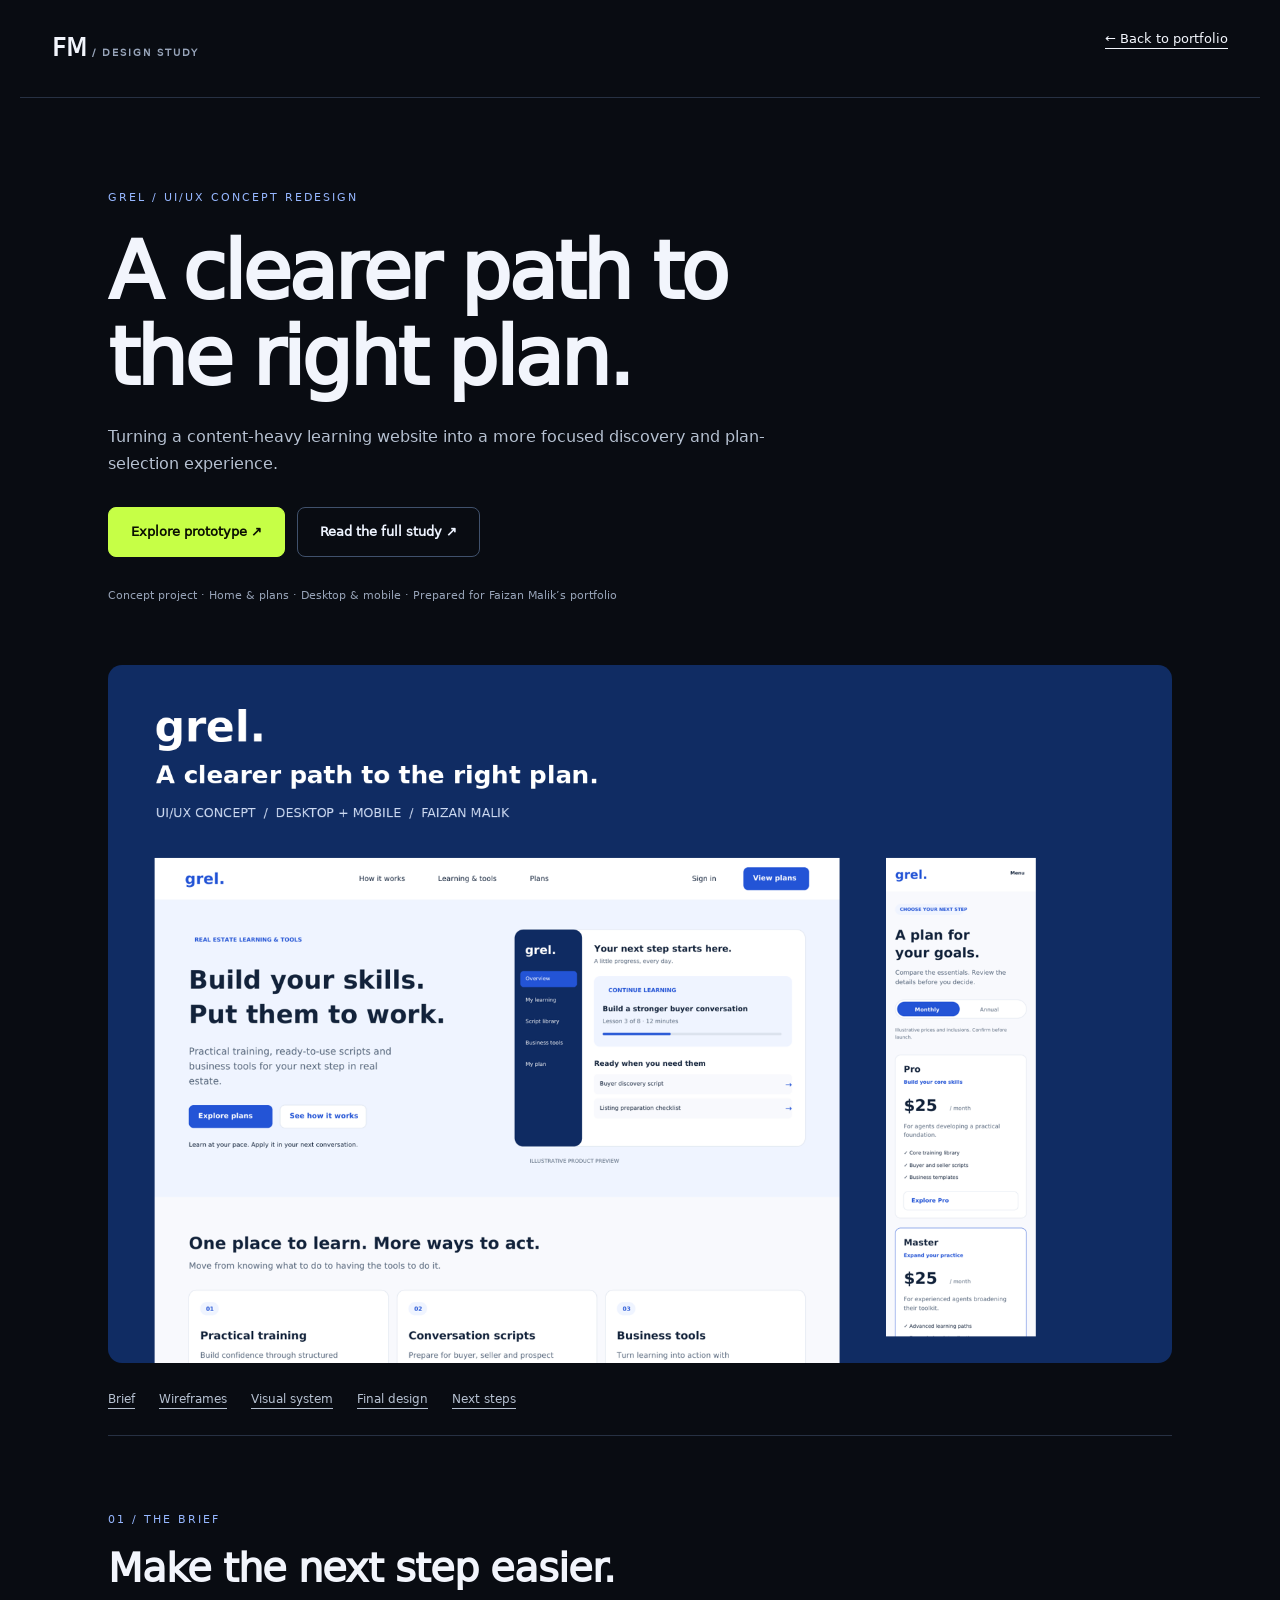
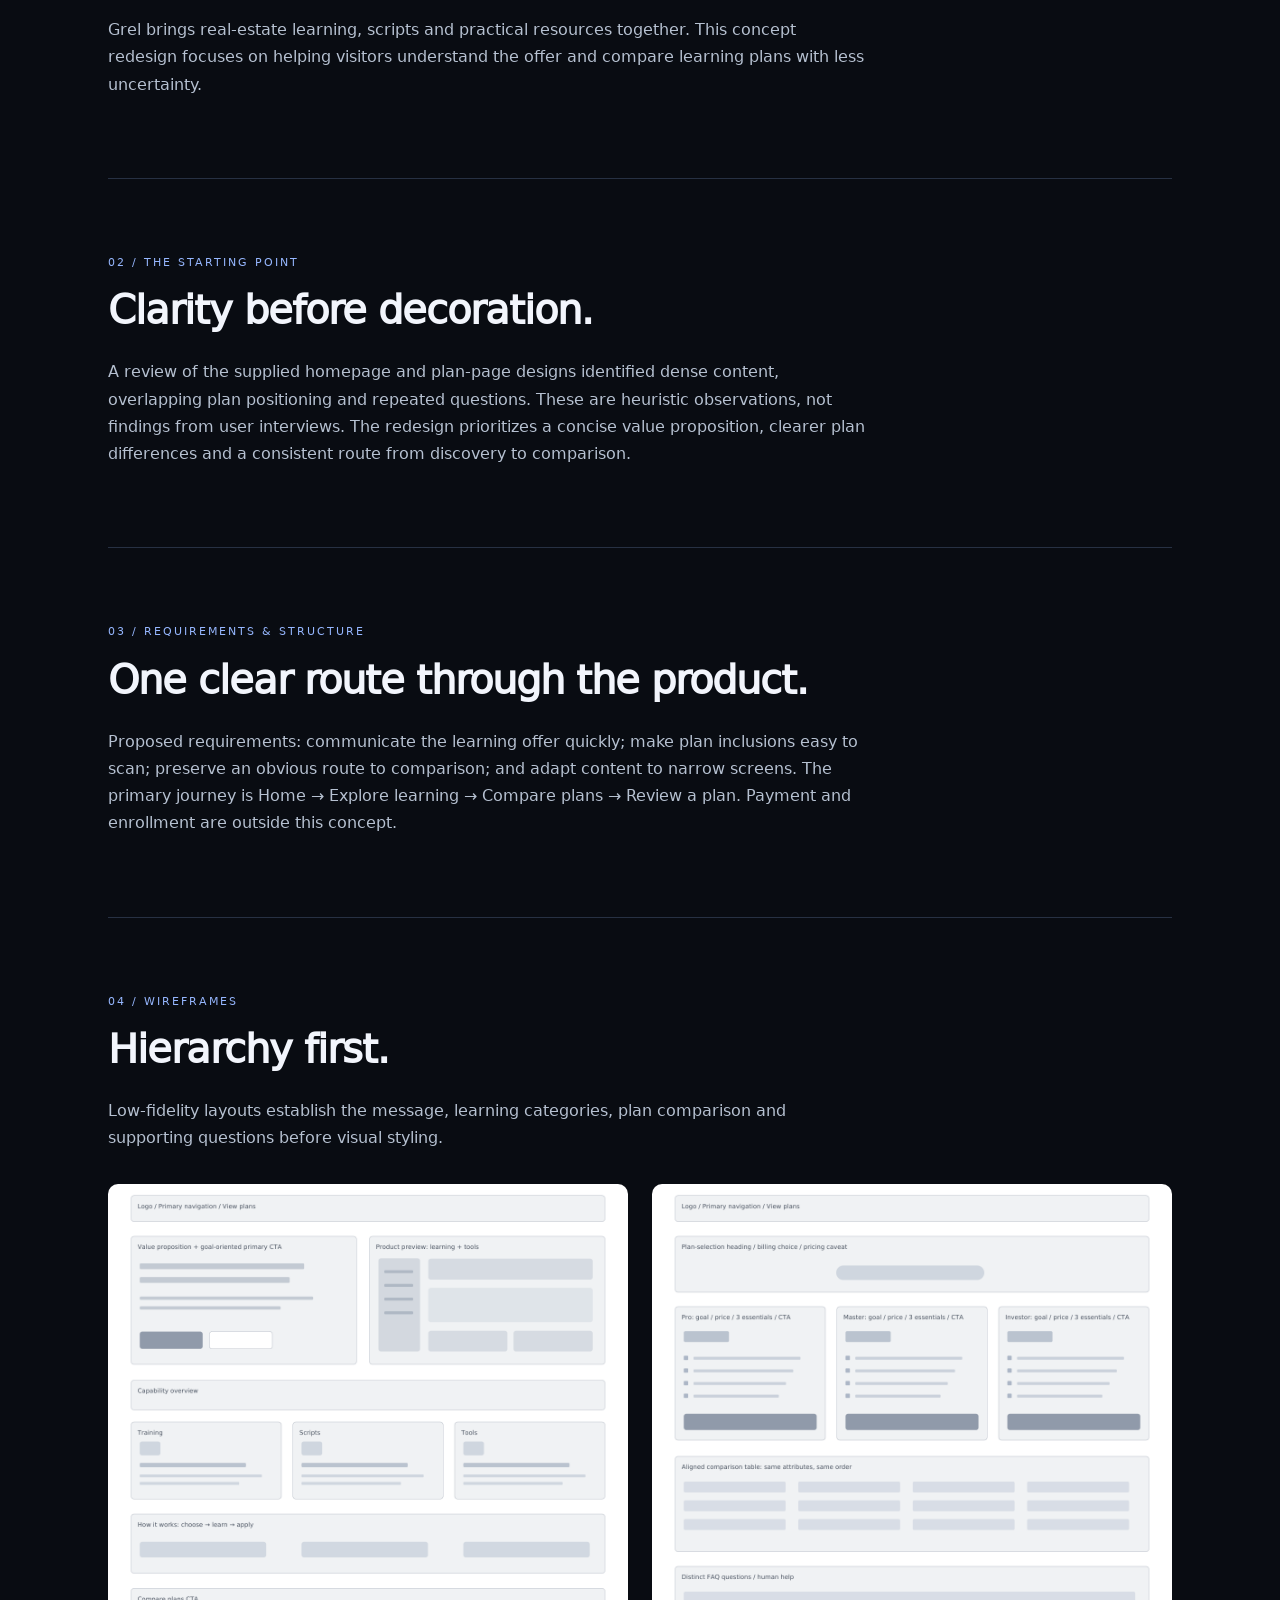
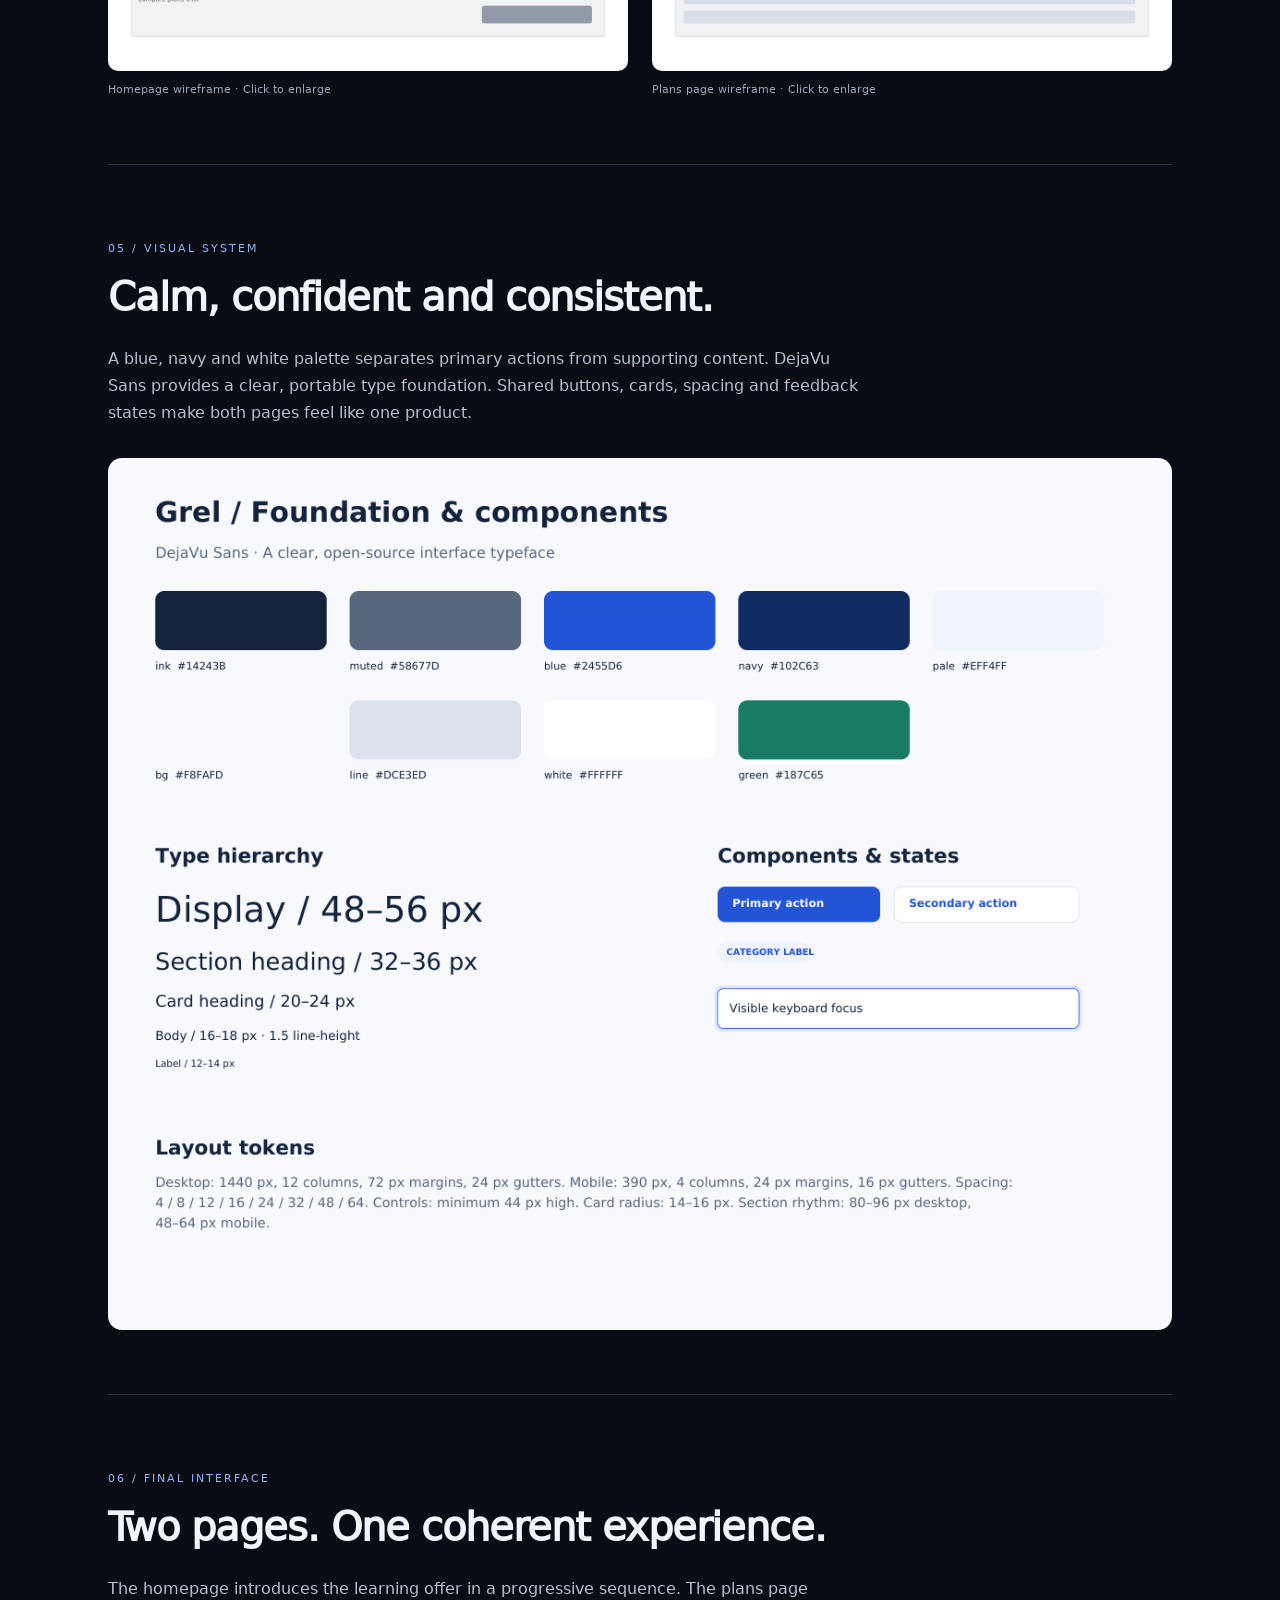
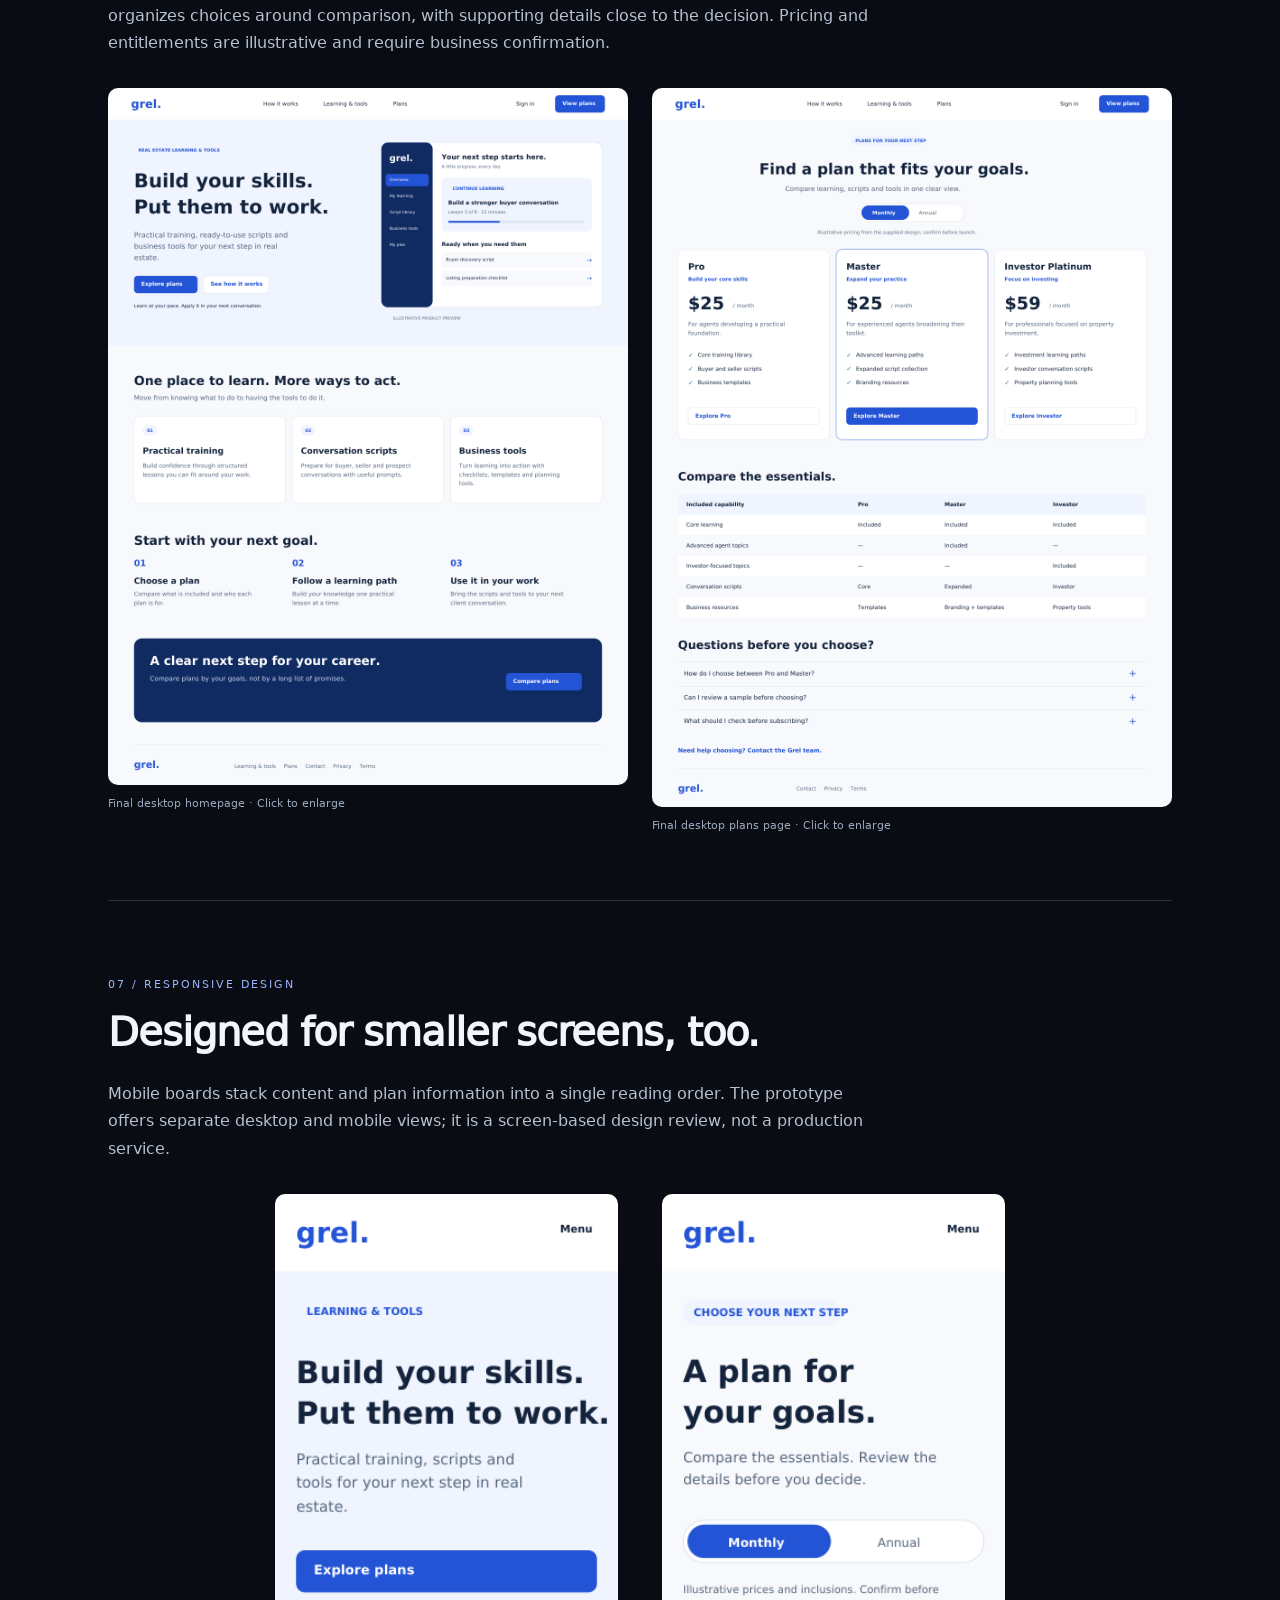
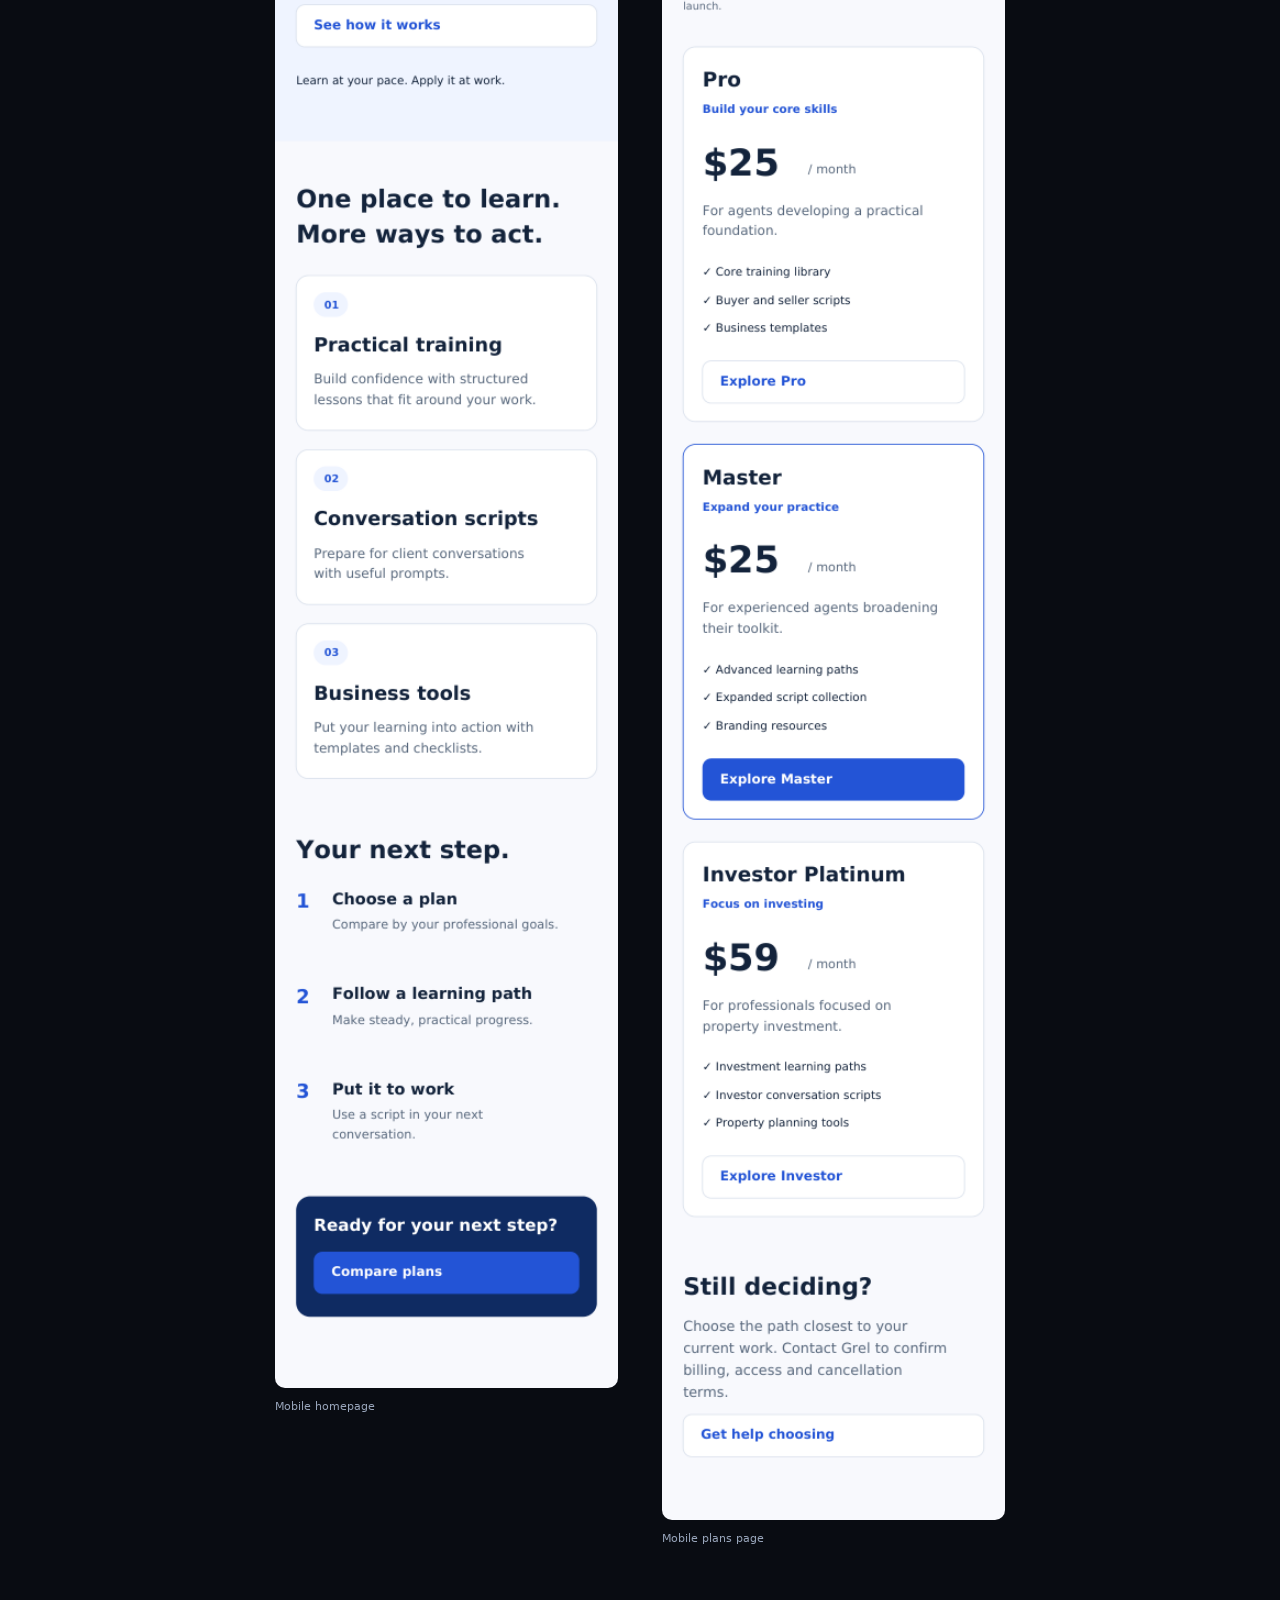
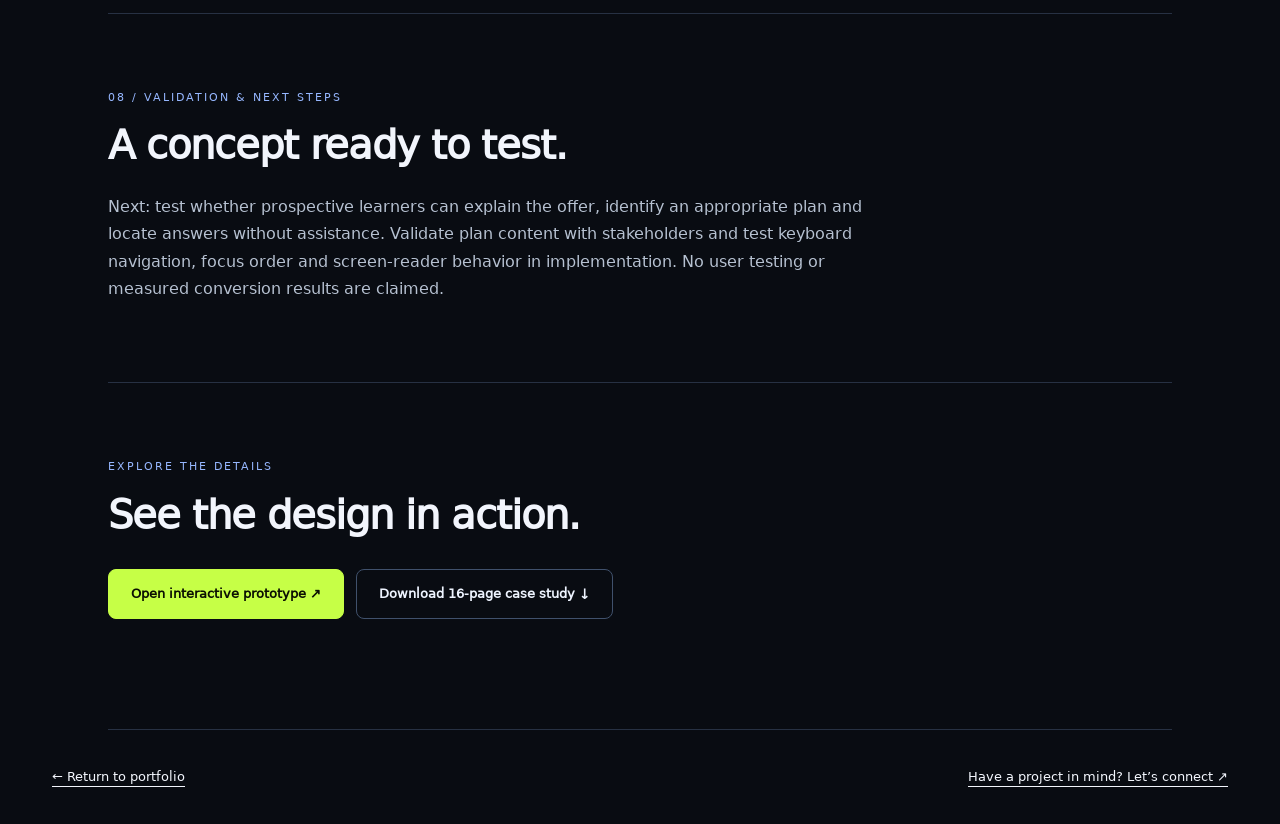
<file: projects/grel/index.html>
<!doctype html><html lang="en"><head><meta charset="utf-8"><meta name="viewport" content="width=device-width,initial-scale=1"><title>Grel — UI/UX Case Study | Faizan Malik</title><meta name="description" content="Grel website redesign concept: requirements, wireframes, visual system, desktop and mobile designs by Faizan Malik."><link rel="stylesheet" href="case-study.css"></head><body><a class="skip" href="#main">Skip to case study</a><header><a class="brand" href="../../index.html">FM<span> / DESIGN STUDY</span></a><a href="../../index.html#uiux">← Back to portfolio</a></header><main id="main"><div class="intro"><p class="eyebrow">GREL / UI/UX CONCEPT REDESIGN</p><h1>A clearer path to<br>the right plan.</h1><p>Turning a content-heavy learning website into a more focused discovery and plan-selection experience.</p><div class="actions"><a class="button" href="prototype/index.html">Explore prototype ↗</a><a class="button secondary" href="Grel_UI_UX_Case_Study.pdf">Read the full study ↗</a></div><p class="note">Concept project · Home & plans · Desktop & mobile · Prepared for Faizan Malik’s portfolio</p></div><img class="cover" src="preview.png" alt="Grel homepage and mobile plan redesign preview"><nav class="chapters" aria-label="Case study chapters"><a href="#step-01">Brief</a><a href="#step-04">Wireframes</a><a href="#step-05">Visual system</a><a href="#step-06">Final design</a><a href="#step-08">Next steps</a></nav><section id="step-01"><p class="eyebrow">01 / The brief</p><h2>Make the next step easier.</h2><p>Grel brings real-estate learning, scripts and practical resources together. This concept redesign focuses on helping visitors understand the offer and compare learning plans with less uncertainty.</p></section><section id="step-02"><p class="eyebrow">02 / The starting point</p><h2>Clarity before decoration.</h2><p>A review of the supplied homepage and plan-page designs identified dense content, overlapping plan positioning and repeated questions. These are heuristic observations, not findings from user interviews. The redesign prioritizes a concise value proposition, clearer plan differences and a consistent route from discovery to comparison.</p></section><section id="step-03"><p class="eyebrow">03 / Requirements & structure</p><h2>One clear route through the product.</h2><p>Proposed requirements: communicate the learning offer quickly; make plan inclusions easy to scan; preserve an obvious route to comparison; and adapt content to narrow screens. The primary journey is Home → Explore learning → Compare plans → Review a plan. Payment and enrollment are outside this concept.</p></section><section id="step-04"><p class="eyebrow">04 / Wireframes</p><h2>Hierarchy first.</h2><p>Low-fidelity layouts establish the message, learning categories, plan comparison and supporting questions before visual styling.</p><div class="pair"><figure><a href="images/05-wireframe-home.png"><img loading="lazy" src="images/05-wireframe-home.png" alt="Homepage wireframe"></a><figcaption>Homepage wireframe · Click to enlarge</figcaption></figure><figure><a href="images/06-wireframe-plans.png"><img loading="lazy" src="images/06-wireframe-plans.png" alt="Plans page wireframe"></a><figcaption>Plans page wireframe · Click to enlarge</figcaption></figure></div></section><section id="step-05"><p class="eyebrow">05 / Visual system</p><h2>Calm, confident and consistent.</h2><p>A blue, navy and white palette separates primary actions from supporting content. DejaVu Sans provides a clear, portable type foundation. Shared buttons, cards, spacing and feedback states make both pages feel like one product.</p><img loading="lazy" class="board" src="images/07-design-system.png" alt="Grel color palette, typography and UI component design board"></section><section id="step-06"><p class="eyebrow">06 / Final interface</p><h2>Two pages. One coherent experience.</h2><p>The homepage introduces the learning offer in a progressive sequence. The plans page organizes choices around comparison, with supporting details close to the decision. Pricing and entitlements are illustrative and require business confirmation.</p><div class="pair"><figure><a href="images/01-home-desktop.png"><img loading="lazy" src="images/01-home-desktop.png" alt="Final desktop homepage"></a><figcaption>Final desktop homepage · Click to enlarge</figcaption></figure><figure><a href="images/02-plans-desktop.png"><img loading="lazy" src="images/02-plans-desktop.png" alt="Final desktop plans page"></a><figcaption>Final desktop plans page · Click to enlarge</figcaption></figure></div></section><section id="step-07"><p class="eyebrow">07 / Responsive design</p><h2>Designed for smaller screens, too.</h2><p>Mobile boards stack content and plan information into a single reading order. The prototype offers separate desktop and mobile views; it is a screen-based design review, not a production service.</p><div class="pair mobile"><figure><img loading="lazy" src="images/03-home-mobile.png" alt="Mobile homepage"><figcaption>Mobile homepage</figcaption></figure><figure><img loading="lazy" src="images/04-plans-mobile.png" alt="Mobile plans page"><figcaption>Mobile plans page</figcaption></figure></div></section><section id="step-08"><p class="eyebrow">08 / Validation & next steps</p><h2>A concept ready to test.</h2><p>Next: test whether prospective learners can explain the offer, identify an appropriate plan and locate answers without assistance. Validate plan content with stakeholders and test keyboard navigation, focus order and screen-reader behavior in implementation. No user testing or measured conversion results are claimed.</p></section><section class="end"><p class="eyebrow">EXPLORE THE DETAILS</p><h2>See the design in action.</h2><div class="actions"><a class="button" href="prototype/index.html">Open interactive prototype ↗</a><a class="button secondary" href="Grel_UI_UX_Case_Study.pdf" download>Download 16-page case study ↓</a></div></section></main><footer><a href="../../index.html#uiux">← Return to portfolio</a><a href="../../index.html#contact">Have a project in mind? Let’s connect ↗</a></footer></body></html>
</file>
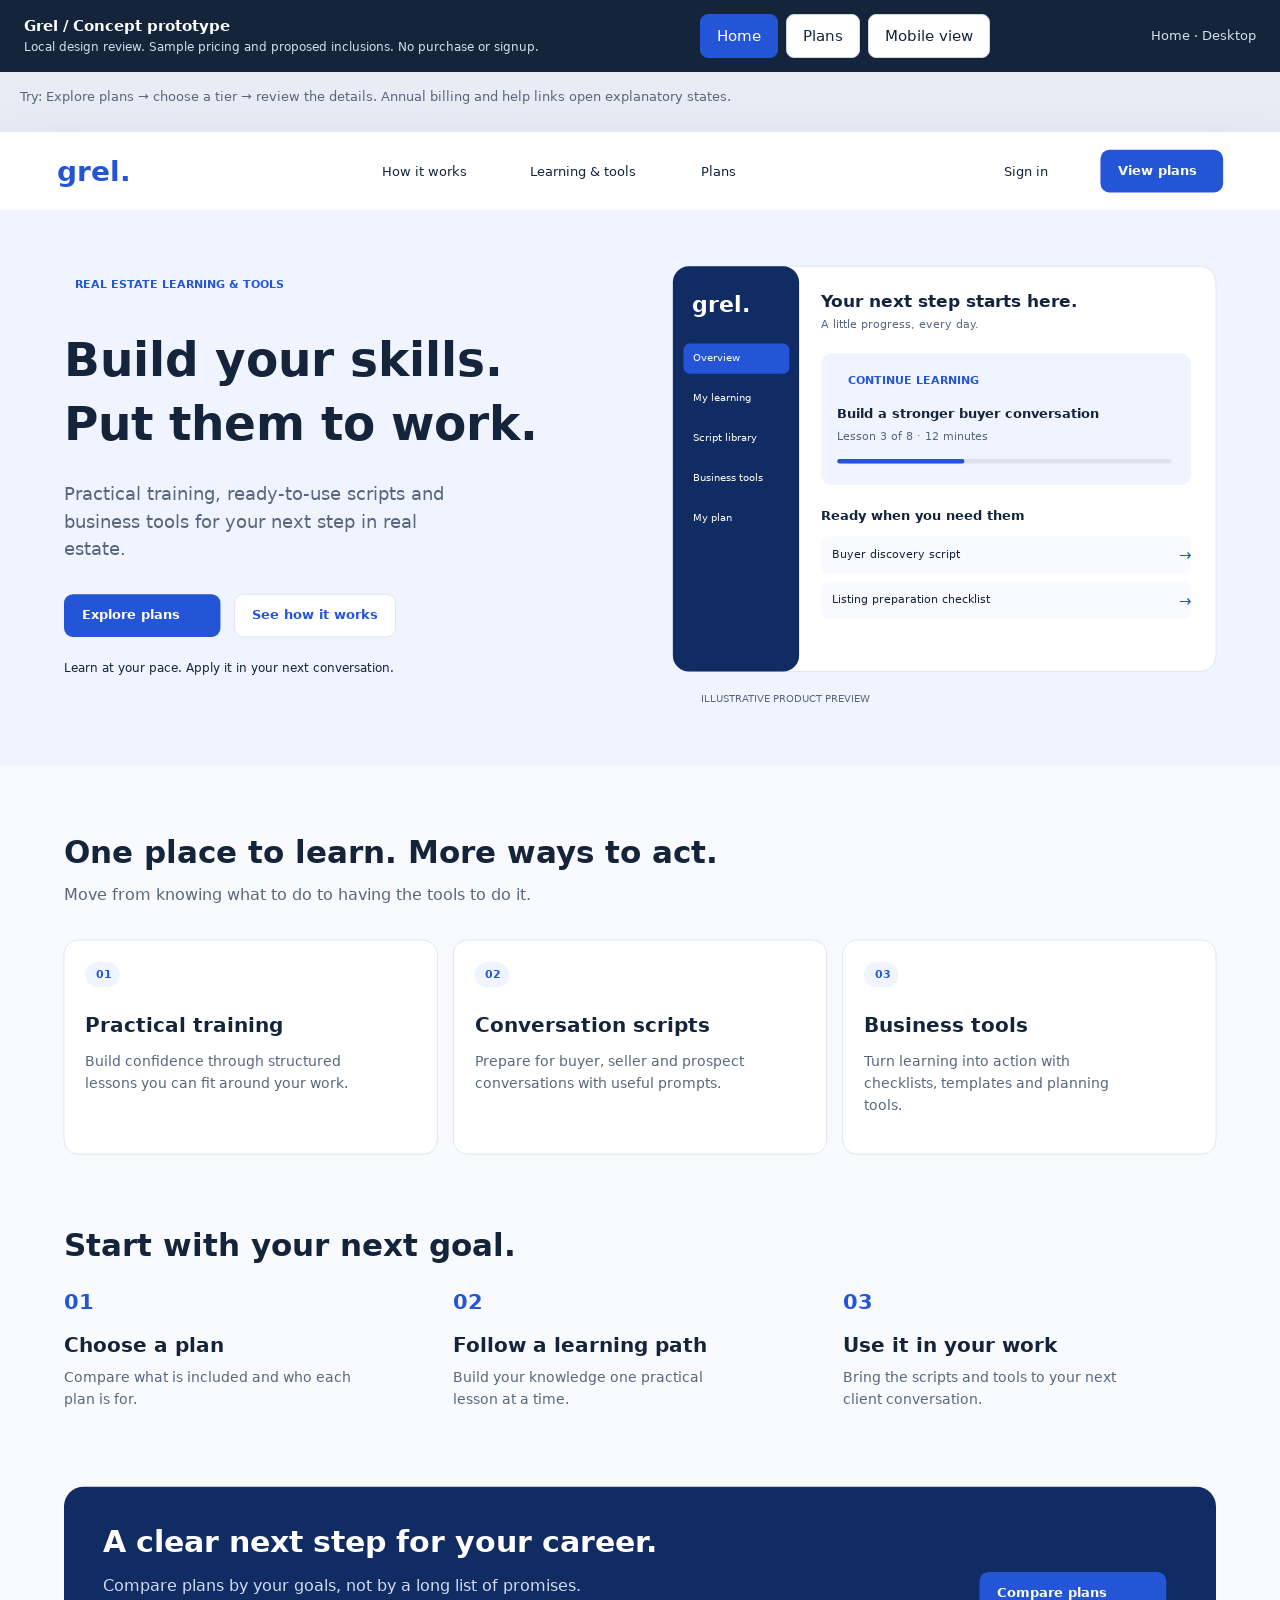
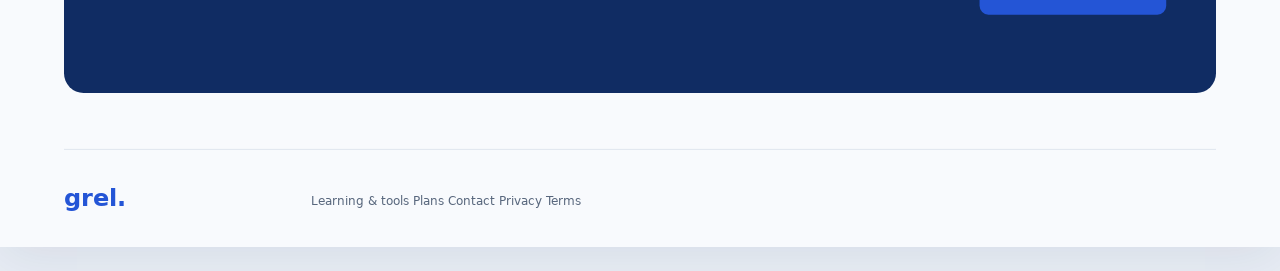
<file: projects/grel/prototype/index.html>
<!doctype html><html lang="en"><head><meta charset="utf-8"><meta name="viewport" content="width=device-width,initial-scale=1"><title>Grel — UI/UX concept prototype</title><style>
@font-face{font-family:DejaVu Sans;src:url(fonts/DejaVuSans.ttf)}@font-face{font-family:DejaVu Sans;src:url(fonts/DejaVuSans-Bold.ttf);font-weight:700}*{box-sizing:border-box}body{margin:0;background:#e8edf5;color:#14243b;font:15px/1.6 'DejaVu Sans',sans-serif}.review-bar{background:#14243b;color:white;padding:14px 24px;display:flex;align-items:center;justify-content:space-between;gap:15px;flex-wrap:wrap}.review-bar p{margin:0;font-size:12px;color:#d4dfef}.controls{display:flex;flex-wrap:wrap;gap:8px}button{cursor:pointer;font:inherit;border:1px solid #ccd7e6;border-radius:8px;padding:9px 16px;background:white;color:#14243b}button[aria-pressed=true]{background:#2455d6;color:white;border-color:#2455d6}button:focus-visible,a:focus-visible{outline:3px solid #72a5ff;outline-offset:3px}#screen{max-width:1440px;margin:24px auto;background:#f8fafd;box-shadow:0 10px 50px #14243b15}#screen.mobile{max-width:390px}#screen svg{display:block;width:100%;height:auto}.hotspot{cursor:pointer}.hotspot:focus rect{stroke:#2455d6;stroke-width:4}.hotspot:hover rect{fill:#2455d60a}dialog{width:min(560px,92vw);border:1px solid #dce3ed;border-radius:18px;padding:30px;background:white;color:#14243b}dialog::backdrop{background:#10243bcc;backdrop-filter:blur(5px)}dialog h2{font-size:25px;line-height:1.25;margin:0 0 15px}dialog p{color:#58677d}dialog .close{float:right;margin:-10px -10px 10px 15px}dialog ul{padding-left:20px}#status{font-size:13px;margin:0;color:#d4dfef}.help{max-width:1440px;margin:15px auto;padding:0 20px;font-size:13px;color:#58677d}@media(max-width:600px){.review-bar{padding:12px}#screen{margin:12px auto}.controls button{font-size:12px;padding:9px 12px}}@media(prefers-reduced-motion:reduce){*{scroll-behavior:auto!important}}
</style></head><body><header class="review-bar"><div><strong>Grel / Concept prototype</strong><p>Local design review. Sample pricing and proposed inclusions. No purchase or signup.</p></div><nav class="controls" aria-label="Preview controls"><button data-route="home" aria-pressed="true">Home</button><button data-route="plans" aria-pressed="false">Plans</button><button id="device" aria-pressed="false">Mobile view</button></nav><p id="status" role="status">Home · Desktop</p></header><p class="help">Try: Explore plans → choose a tier → review the details. Annual billing and help links open explanatory states.</p><main id="screen" aria-label="Grel design preview"></main><dialog id="modal" aria-labelledby="modal-title"><button class="close" id="close" aria-label="Close dialog">✕</button><h2 id="modal-title"></h2><div id="modal-copy"></div><button id="done">Back to preview</button></dialog><script>
const boards={"home": "<svg xmlns=\"http://www.w3.org/2000/svg\" width=\"1440\" height=\"1930\" viewBox=\"0 0 1440 1930\">\n<rect x=\"0\" y=\"0\" width=\"1440\" height=\"1930\" rx=\"0\" fill=\"#F8FAFD\"/>\n<rect x=\"0\" y=\"0\" width=\"1440\" height=\"88\" rx=\"0\" fill=\"#FFFFFF\"/>\n<text x=\"64\" y=\"55\" font-family=\"DejaVu Sans\" font-size=\"32\" font-weight=\"700\" fill=\"#2455D6\">grel.</text>\n<text x=\"430\" y=\"49\" font-family=\"DejaVu Sans\" font-size=\"15\" font-weight=\"400\" fill=\"#14243B\">How it works</text>\n<text x=\"596\" y=\"49\" font-family=\"DejaVu Sans\" font-size=\"15\" font-weight=\"400\" fill=\"#14243B\">Learning &amp; tools</text>\n<text x=\"789\" y=\"49\" font-family=\"DejaVu Sans\" font-size=\"15\" font-weight=\"400\" fill=\"#14243B\">Plans</text>\n<text x=\"1130\" y=\"49\" font-family=\"DejaVu Sans\" font-size=\"15\" font-weight=\"400\" fill=\"#14243B\">Sign in</text>\n<rect x=\"1238\" y=\"20\" width=\"138\" height=\"48\" rx=\"10\" fill=\"#2455D6\"/>\n<text x=\"1258\" y=\"48\" font-family=\"DejaVu Sans\" font-size=\"15\" font-weight=\"700\" fill=\"#FFFFFF\">View plans</text>\n<rect x=\"0\" y=\"88\" width=\"1440\" height=\"625\" rx=\"0\" fill=\"#EFF4FF\"/>\n<rect x=\"72\" y=\"158\" width=\"231.20000000000002\" height=\"28\" rx=\"14\" fill=\"#EFF4FF\"/>\n<text x=\"84\" y=\"176\" font-family=\"DejaVu Sans\" font-size=\"12\" font-weight=\"700\" fill=\"#2455D6\">REAL ESTATE LEARNING &amp; TOOLS</text>\n<text x=\"72\" y=\"275\" font-family=\"DejaVu Sans\" font-size=\"53\" font-weight=\"700\" fill=\"#14243B\">Build your skills.</text>\n<text x=\"72\" y=\"347\" font-family=\"DejaVu Sans\" font-size=\"53\" font-weight=\"700\" fill=\"#14243B\">Put them to work.</text>\n<text x=\"72\" y=\"414.0\" font-family=\"DejaVu Sans\" font-size=\"20\" font-weight=\"400\" fill=\"#58677D\">Practical training, ready-to-use scripts and</text>\n<text x=\"72\" y=\"445.0\" font-family=\"DejaVu Sans\" font-size=\"20\" font-weight=\"400\" fill=\"#58677D\">business tools for your next step in real</text>\n<text x=\"72\" y=\"476.0\" font-family=\"DejaVu Sans\" font-size=\"20\" font-weight=\"400\" fill=\"#58677D\">estate.</text>\n<rect x=\"72\" y=\"520\" width=\"176\" height=\"48\" rx=\"10\" fill=\"#2455D6\"/>\n<text x=\"92\" y=\"548\" font-family=\"DejaVu Sans\" font-size=\"15\" font-weight=\"700\" fill=\"#FFFFFF\">Explore plans</text>\n<rect x=\"264\" y=\"520\" width=\"181\" height=\"48\" rx=\"10\" fill=\"#FFFFFF\" stroke=\"#DCE3ED\"/>\n<text x=\"284\" y=\"548\" font-family=\"DejaVu Sans\" font-size=\"15\" font-weight=\"700\" fill=\"#2455D6\">See how it works</text>\n<text x=\"72\" y=\"607\" font-family=\"DejaVu Sans\" font-size=\"13\" font-weight=\"400\" fill=\"#14243B\">Learn at your pace. Apply it in your next conversation.</text>\n<rect x=\"757\" y=\"151\" width=\"611\" height=\"456\" rx=\"18\" fill=\"#FFFFFF\" stroke=\"#DCE3ED\"/>\n<rect x=\"757\" y=\"151\" width=\"142\" height=\"456\" rx=\"18\" fill=\"#102C63\"/>\n<text x=\"779\" y=\"202\" font-family=\"DejaVu Sans\" font-size=\"25\" font-weight=\"700\" fill=\"#FFFFFF\">grel.</text>\n<rect x=\"769\" y=\"238\" width=\"119\" height=\"34\" rx=\"7\" fill=\"#2455D6\"/>\n<text x=\"780\" y=\"258\" font-family=\"DejaVu Sans\" font-size=\"11\" font-weight=\"400\" fill=\"#FFFFFF\">Overview</text>\n<text x=\"780\" y=\"303\" font-family=\"DejaVu Sans\" font-size=\"11\" font-weight=\"400\" fill=\"#FFFFFF\">My learning</text>\n<text x=\"780\" y=\"348\" font-family=\"DejaVu Sans\" font-size=\"11\" font-weight=\"400\" fill=\"#FFFFFF\">Script library</text>\n<text x=\"780\" y=\"393\" font-family=\"DejaVu Sans\" font-size=\"11\" font-weight=\"400\" fill=\"#FFFFFF\">Business tools</text>\n<text x=\"780\" y=\"438\" font-family=\"DejaVu Sans\" font-size=\"11\" font-weight=\"400\" fill=\"#FFFFFF\">My plan</text>\n<text x=\"924\" y=\"197\" font-family=\"DejaVu Sans\" font-size=\"19\" font-weight=\"700\" fill=\"#14243B\">Your next step starts here.</text>\n<text x=\"924\" y=\"221\" font-family=\"DejaVu Sans\" font-size=\"12\" font-weight=\"400\" fill=\"#58677D\">A little progress, every day.</text>\n<rect x=\"924\" y=\"249\" width=\"416\" height=\"148\" rx=\"12\" fill=\"#EFF4FF\"/>\n<rect x=\"942\" y=\"265\" width=\"149.8\" height=\"28\" rx=\"14\" fill=\"#EFF4FF\"/>\n<text x=\"954\" y=\"283\" font-family=\"DejaVu Sans\" font-size=\"12\" font-weight=\"700\" fill=\"#2455D6\">CONTINUE LEARNING</text>\n<text x=\"942\" y=\"322\" font-family=\"DejaVu Sans\" font-size=\"15\" font-weight=\"700\" fill=\"#14243B\">Build a stronger buyer conversation</text>\n<text x=\"942\" y=\"347\" font-family=\"DejaVu Sans\" font-size=\"12\" font-weight=\"400\" fill=\"#58677D\">Lesson 3 of 8 \u00b7 12 minutes</text>\n<rect x=\"942\" y=\"368\" width=\"376\" height=\"5\" rx=\"2\" fill=\"#DCE3ED\"/>\n<rect x=\"942\" y=\"368\" width=\"142.88\" height=\"5\" rx=\"2\" fill=\"#2455D6\"/>\n<text x=\"924\" y=\"437\" font-family=\"DejaVu Sans\" font-size=\"15\" font-weight=\"700\" fill=\"#14243B\">Ready when you need them</text>\n<rect x=\"924\" y=\"455\" width=\"416\" height=\"42\" rx=\"8\" fill=\"#F8FAFD\"/>\n<text x=\"936\" y=\"479\" font-family=\"DejaVu Sans\" font-size=\"12\" font-weight=\"400\" fill=\"#14243B\">Buyer discovery script</text>\n<text x=\"1326\" y=\"482\" font-family=\"DejaVu Sans\" font-size=\"17\" font-weight=\"400\" fill=\"#2455D6\">\u2192</text>\n<rect x=\"924\" y=\"506\" width=\"416\" height=\"42\" rx=\"8\" fill=\"#F8FAFD\"/>\n<text x=\"936\" y=\"530\" font-family=\"DejaVu Sans\" font-size=\"12\" font-weight=\"400\" fill=\"#14243B\">Listing preparation checklist</text>\n<text x=\"1326\" y=\"533\" font-family=\"DejaVu Sans\" font-size=\"17\" font-weight=\"400\" fill=\"#2455D6\">\u2192</text>\n<text x=\"789\" y=\"641\" font-family=\"DejaVu Sans\" font-size=\"11\" font-weight=\"400\" fill=\"#58677D\">ILLUSTRATIVE PRODUCT PREVIEW</text>\n<text x=\"72\" y=\"822\" font-family=\"DejaVu Sans\" font-size=\"35\" font-weight=\"700\" fill=\"#14243B\">One place to learn. More ways to act.</text>\n<text x=\"72\" y=\"864.0\" font-family=\"DejaVu Sans\" font-size=\"18\" font-weight=\"400\" fill=\"#58677D\">Move from knowing what to do to having the tools to do it.</text>\n<rect x=\"72\" y=\"909\" width=\"420\" height=\"241\" rx=\"16\" fill=\"#FFFFFF\" stroke=\"#DCE3ED\"/>\n<rect x=\"96\" y=\"934\" width=\"38.8\" height=\"28\" rx=\"14\" fill=\"#EFF4FF\"/>\n<text x=\"108\" y=\"952\" font-family=\"DejaVu Sans\" font-size=\"12\" font-weight=\"700\" fill=\"#2455D6\">01</text>\n<text x=\"96\" y=\"1013\" font-family=\"DejaVu Sans\" font-size=\"23\" font-weight=\"700\" fill=\"#14243B\">Practical training</text>\n<text x=\"96\" y=\"1051.0\" font-family=\"DejaVu Sans\" font-size=\"16\" font-weight=\"400\" fill=\"#58677D\">Build confidence through structured</text>\n<text x=\"96\" y=\"1075.8\" font-family=\"DejaVu Sans\" font-size=\"16\" font-weight=\"400\" fill=\"#58677D\">lessons you can fit around your work.</text>\n<rect x=\"510\" y=\"909\" width=\"420\" height=\"241\" rx=\"16\" fill=\"#FFFFFF\" stroke=\"#DCE3ED\"/>\n<rect x=\"534\" y=\"934\" width=\"38.8\" height=\"28\" rx=\"14\" fill=\"#EFF4FF\"/>\n<text x=\"546\" y=\"952\" font-family=\"DejaVu Sans\" font-size=\"12\" font-weight=\"700\" fill=\"#2455D6\">02</text>\n<text x=\"534\" y=\"1013\" font-family=\"DejaVu Sans\" font-size=\"23\" font-weight=\"700\" fill=\"#14243B\">Conversation scripts</text>\n<text x=\"534\" y=\"1051.0\" font-family=\"DejaVu Sans\" font-size=\"16\" font-weight=\"400\" fill=\"#58677D\">Prepare for buyer, seller and prospect</text>\n<text x=\"534\" y=\"1075.8\" font-family=\"DejaVu Sans\" font-size=\"16\" font-weight=\"400\" fill=\"#58677D\">conversations with useful prompts.</text>\n<rect x=\"948\" y=\"909\" width=\"420\" height=\"241\" rx=\"16\" fill=\"#FFFFFF\" stroke=\"#DCE3ED\"/>\n<rect x=\"972\" y=\"934\" width=\"38.8\" height=\"28\" rx=\"14\" fill=\"#EFF4FF\"/>\n<text x=\"984\" y=\"952\" font-family=\"DejaVu Sans\" font-size=\"12\" font-weight=\"700\" fill=\"#2455D6\">03</text>\n<text x=\"972\" y=\"1013\" font-family=\"DejaVu Sans\" font-size=\"23\" font-weight=\"700\" fill=\"#14243B\">Business tools</text>\n<text x=\"972\" y=\"1051.0\" font-family=\"DejaVu Sans\" font-size=\"16\" font-weight=\"400\" fill=\"#58677D\">Turn learning into action with</text>\n<text x=\"972\" y=\"1075.8\" font-family=\"DejaVu Sans\" font-size=\"16\" font-weight=\"400\" fill=\"#58677D\">checklists, templates and planning</text>\n<text x=\"972\" y=\"1100.6\" font-family=\"DejaVu Sans\" font-size=\"16\" font-weight=\"400\" fill=\"#58677D\">tools.</text>\n<text x=\"72\" y=\"1265\" font-family=\"DejaVu Sans\" font-size=\"35\" font-weight=\"700\" fill=\"#14243B\">Start with your next goal.</text>\n<text x=\"72\" y=\"1324\" font-family=\"DejaVu Sans\" font-size=\"24\" font-weight=\"700\" fill=\"#2455D6\">01</text>\n<text x=\"72\" y=\"1372\" font-family=\"DejaVu Sans\" font-size=\"23\" font-weight=\"700\" fill=\"#14243B\">Choose a plan</text>\n<text x=\"72\" y=\"1406.0\" font-family=\"DejaVu Sans\" font-size=\"16\" font-weight=\"400\" fill=\"#58677D\">Compare what is included and who each</text>\n<text x=\"72\" y=\"1430.8\" font-family=\"DejaVu Sans\" font-size=\"16\" font-weight=\"400\" fill=\"#58677D\">plan is for.</text>\n<text x=\"510\" y=\"1324\" font-family=\"DejaVu Sans\" font-size=\"24\" font-weight=\"700\" fill=\"#2455D6\">02</text>\n<text x=\"510\" y=\"1372\" font-family=\"DejaVu Sans\" font-size=\"23\" font-weight=\"700\" fill=\"#14243B\">Follow a learning path</text>\n<text x=\"510\" y=\"1406.0\" font-family=\"DejaVu Sans\" font-size=\"16\" font-weight=\"400\" fill=\"#58677D\">Build your knowledge one practical</text>\n<text x=\"510\" y=\"1430.8\" font-family=\"DejaVu Sans\" font-size=\"16\" font-weight=\"400\" fill=\"#58677D\">lesson at a time.</text>\n<text x=\"948\" y=\"1324\" font-family=\"DejaVu Sans\" font-size=\"24\" font-weight=\"700\" fill=\"#2455D6\">03</text>\n<text x=\"948\" y=\"1372\" font-family=\"DejaVu Sans\" font-size=\"23\" font-weight=\"700\" fill=\"#14243B\">Use it in your work</text>\n<text x=\"948\" y=\"1406.0\" font-family=\"DejaVu Sans\" font-size=\"16\" font-weight=\"400\" fill=\"#58677D\">Bring the scripts and tools to your next</text>\n<text x=\"948\" y=\"1430.8\" font-family=\"DejaVu Sans\" font-size=\"16\" font-weight=\"400\" fill=\"#58677D\">client conversation.</text>\n<rect x=\"72\" y=\"1524\" width=\"1296\" height=\"232\" rx=\"22\" fill=\"#102C63\"/>\n<text x=\"116\" y=\"1597\" font-family=\"DejaVu Sans\" font-size=\"34\" font-weight=\"700\" fill=\"#FFFFFF\">A clear next step for your career.</text>\n<text x=\"116\" y=\"1641.0\" font-family=\"DejaVu Sans\" font-size=\"18\" font-weight=\"400\" fill=\"#D3DDF1\">Compare plans by your goals, not by a long list of promises.</text>\n<rect x=\"1102\" y=\"1620\" width=\"210\" height=\"48\" rx=\"10\" fill=\"#2455D6\"/>\n<text x=\"1122\" y=\"1648\" font-family=\"DejaVu Sans\" font-size=\"15\" font-weight=\"700\" fill=\"#FFFFFF\">Compare plans</text>\n<rect x=\"72\" y=\"1819\" width=\"1296\" height=\"1\" rx=\"0\" fill=\"#DCE3ED\"/>\n<text x=\"72\" y=\"1883\" font-family=\"DejaVu Sans\" font-size=\"27\" font-weight=\"700\" fill=\"#2455D6\">grel.</text>\n<text x=\"350\" y=\"1882\" font-family=\"DejaVu Sans\" font-size=\"14\" font-weight=\"400\" fill=\"#58677D\">Learning &amp; tools     Plans     Contact     Privacy     Terms</text>\n</svg>", "plans": "<svg xmlns=\"http://www.w3.org/2000/svg\" width=\"1440\" height=\"1990\" viewBox=\"0 0 1440 1990\">\n<rect x=\"0\" y=\"0\" width=\"1440\" height=\"1990\" rx=\"0\" fill=\"#F8FAFD\"/>\n<rect x=\"0\" y=\"0\" width=\"1440\" height=\"88\" rx=\"0\" fill=\"#FFFFFF\"/>\n<text x=\"64\" y=\"55\" font-family=\"DejaVu Sans\" font-size=\"32\" font-weight=\"700\" fill=\"#2455D6\">grel.</text>\n<text x=\"430\" y=\"49\" font-family=\"DejaVu Sans\" font-size=\"15\" font-weight=\"400\" fill=\"#14243B\">How it works</text>\n<text x=\"596\" y=\"49\" font-family=\"DejaVu Sans\" font-size=\"15\" font-weight=\"400\" fill=\"#14243B\">Learning &amp; tools</text>\n<text x=\"789\" y=\"49\" font-family=\"DejaVu Sans\" font-size=\"15\" font-weight=\"400\" fill=\"#14243B\">Plans</text>\n<text x=\"1130\" y=\"49\" font-family=\"DejaVu Sans\" font-size=\"15\" font-weight=\"400\" fill=\"#14243B\">Sign in</text>\n<rect x=\"1238\" y=\"20\" width=\"138\" height=\"48\" rx=\"10\" fill=\"#2455D6\"/>\n<text x=\"1258\" y=\"48\" font-family=\"DejaVu Sans\" font-size=\"15\" font-weight=\"700\" fill=\"#FFFFFF\">View plans</text>\n<rect x=\"551\" y=\"132\" width=\"201.60000000000002\" height=\"28\" rx=\"14\" fill=\"#EFF4FF\"/>\n<text x=\"563\" y=\"150\" font-family=\"DejaVu Sans\" font-size=\"12\" font-weight=\"700\" fill=\"#2455D6\">PLANS FOR YOUR NEXT STEP</text>\n<text x=\"297\" y=\"239\" font-family=\"DejaVu Sans\" font-size=\"42\" font-weight=\"700\" fill=\"#14243B\">Find a plan that fits your goals.</text>\n<text x=\"369\" y=\"285\" font-family=\"DejaVu Sans\" font-size=\"18\" font-weight=\"400\" fill=\"#58677D\">Compare learning, scripts and tools in one clear view.</text>\n<rect x=\"575\" y=\"320\" width=\"290\" height=\"50\" rx=\"25\" fill=\"#FFFFFF\" stroke=\"#DCE3ED\"/>\n<rect x=\"580\" y=\"325\" width=\"132\" height=\"40\" rx=\"20\" fill=\"#2455D6\"/>\n<text x=\"610\" y=\"350\" font-family=\"DejaVu Sans\" font-size=\"14\" font-weight=\"700\" fill=\"#FFFFFF\">Monthly</text>\n<text x=\"739\" y=\"350\" font-family=\"DejaVu Sans\" font-size=\"14\" font-weight=\"400\" fill=\"#58677D\">Annual</text>\n<text x=\"458\" y=\"404\" font-family=\"DejaVu Sans\" font-size=\"13\" font-weight=\"400\" fill=\"#58677D\">Illustrative pricing from the supplied design; confirm before launch.</text>\n<rect x=\"72\" y=\"447\" width=\"420\" height=\"526\" rx=\"16\" fill=\"#FFFFFF\" stroke=\"#DCE3ED\"/>\n<text x=\"100\" y=\"503\" font-family=\"DejaVu Sans\" font-size=\"24\" font-weight=\"700\" fill=\"#14243B\">Pro</text>\n<text x=\"100\" y=\"534\" font-family=\"DejaVu Sans\" font-size=\"14\" font-weight=\"700\" fill=\"#2455D6\">Build your core skills</text>\n<text x=\"100\" y=\"613\" font-family=\"DejaVu Sans\" font-size=\"48\" font-weight=\"700\" fill=\"#14243B\">$25</text>\n<text x=\"224\" y=\"607\" font-family=\"DejaVu Sans\" font-size=\"15\" font-weight=\"400\" fill=\"#58677D\">/ month</text>\n<text x=\"100\" y=\"659.0\" font-family=\"DejaVu Sans\" font-size=\"16\" font-weight=\"400\" fill=\"#58677D\">For agents developing a practical</text>\n<text x=\"100\" y=\"683.8\" font-family=\"DejaVu Sans\" font-size=\"16\" font-weight=\"400\" fill=\"#58677D\">foundation.</text>\n<text x=\"100\" y=\"745\" font-family=\"DejaVu Sans\" font-size=\"17\" font-weight=\"700\" fill=\"#187C65\">\u2713</text>\n<text x=\"127\" y=\"744\" font-family=\"DejaVu Sans\" font-size=\"15\" font-weight=\"400\" fill=\"#14243B\">Core training library</text>\n<text x=\"100\" y=\"783\" font-family=\"DejaVu Sans\" font-size=\"17\" font-weight=\"700\" fill=\"#187C65\">\u2713</text>\n<text x=\"127\" y=\"782\" font-family=\"DejaVu Sans\" font-size=\"15\" font-weight=\"400\" fill=\"#14243B\">Buyer and seller scripts</text>\n<text x=\"100\" y=\"821\" font-family=\"DejaVu Sans\" font-size=\"17\" font-weight=\"700\" fill=\"#187C65\">\u2713</text>\n<text x=\"127\" y=\"820\" font-family=\"DejaVu Sans\" font-size=\"15\" font-weight=\"400\" fill=\"#14243B\">Business templates</text>\n<rect x=\"100\" y=\"884\" width=\"364\" height=\"48\" rx=\"10\" fill=\"#FFFFFF\" stroke=\"#DCE3ED\"/>\n<text x=\"120\" y=\"912\" font-family=\"DejaVu Sans\" font-size=\"15\" font-weight=\"700\" fill=\"#2455D6\">Explore Pro</text>\n<rect x=\"510\" y=\"447\" width=\"420\" height=\"526\" rx=\"16\" fill=\"#FFFFFF\" stroke=\"#2455D6\"/>\n<text x=\"538\" y=\"503\" font-family=\"DejaVu Sans\" font-size=\"24\" font-weight=\"700\" fill=\"#14243B\">Master</text>\n<text x=\"538\" y=\"534\" font-family=\"DejaVu Sans\" font-size=\"14\" font-weight=\"700\" fill=\"#2455D6\">Expand your practice</text>\n<text x=\"538\" y=\"613\" font-family=\"DejaVu Sans\" font-size=\"48\" font-weight=\"700\" fill=\"#14243B\">$25</text>\n<text x=\"662\" y=\"607\" font-family=\"DejaVu Sans\" font-size=\"15\" font-weight=\"400\" fill=\"#58677D\">/ month</text>\n<text x=\"538\" y=\"659.0\" font-family=\"DejaVu Sans\" font-size=\"16\" font-weight=\"400\" fill=\"#58677D\">For experienced agents broadening their</text>\n<text x=\"538\" y=\"683.8\" font-family=\"DejaVu Sans\" font-size=\"16\" font-weight=\"400\" fill=\"#58677D\">toolkit.</text>\n<text x=\"538\" y=\"745\" font-family=\"DejaVu Sans\" font-size=\"17\" font-weight=\"700\" fill=\"#187C65\">\u2713</text>\n<text x=\"565\" y=\"744\" font-family=\"DejaVu Sans\" font-size=\"15\" font-weight=\"400\" fill=\"#14243B\">Advanced learning paths</text>\n<text x=\"538\" y=\"783\" font-family=\"DejaVu Sans\" font-size=\"17\" font-weight=\"700\" fill=\"#187C65\">\u2713</text>\n<text x=\"565\" y=\"782\" font-family=\"DejaVu Sans\" font-size=\"15\" font-weight=\"400\" fill=\"#14243B\">Expanded script collection</text>\n<text x=\"538\" y=\"821\" font-family=\"DejaVu Sans\" font-size=\"17\" font-weight=\"700\" fill=\"#187C65\">\u2713</text>\n<text x=\"565\" y=\"820\" font-family=\"DejaVu Sans\" font-size=\"15\" font-weight=\"400\" fill=\"#14243B\">Branding resources</text>\n<rect x=\"538\" y=\"884\" width=\"364\" height=\"48\" rx=\"10\" fill=\"#2455D6\"/>\n<text x=\"558\" y=\"912\" font-family=\"DejaVu Sans\" font-size=\"15\" font-weight=\"700\" fill=\"#FFFFFF\">Explore Master</text>\n<rect x=\"948\" y=\"447\" width=\"420\" height=\"526\" rx=\"16\" fill=\"#FFFFFF\" stroke=\"#DCE3ED\"/>\n<text x=\"976\" y=\"503\" font-family=\"DejaVu Sans\" font-size=\"24\" font-weight=\"700\" fill=\"#14243B\">Investor Platinum</text>\n<text x=\"976\" y=\"534\" font-family=\"DejaVu Sans\" font-size=\"14\" font-weight=\"700\" fill=\"#2455D6\">Focus on investing</text>\n<text x=\"976\" y=\"613\" font-family=\"DejaVu Sans\" font-size=\"48\" font-weight=\"700\" fill=\"#14243B\">$59</text>\n<text x=\"1100\" y=\"607\" font-family=\"DejaVu Sans\" font-size=\"15\" font-weight=\"400\" fill=\"#58677D\">/ month</text>\n<text x=\"976\" y=\"659.0\" font-family=\"DejaVu Sans\" font-size=\"16\" font-weight=\"400\" fill=\"#58677D\">For professionals focused on property</text>\n<text x=\"976\" y=\"683.8\" font-family=\"DejaVu Sans\" font-size=\"16\" font-weight=\"400\" fill=\"#58677D\">investment.</text>\n<text x=\"976\" y=\"745\" font-family=\"DejaVu Sans\" font-size=\"17\" font-weight=\"700\" fill=\"#187C65\">\u2713</text>\n<text x=\"1003\" y=\"744\" font-family=\"DejaVu Sans\" font-size=\"15\" font-weight=\"400\" fill=\"#14243B\">Investment learning paths</text>\n<text x=\"976\" y=\"783\" font-family=\"DejaVu Sans\" font-size=\"17\" font-weight=\"700\" fill=\"#187C65\">\u2713</text>\n<text x=\"1003\" y=\"782\" font-family=\"DejaVu Sans\" font-size=\"15\" font-weight=\"400\" fill=\"#14243B\">Investor conversation scripts</text>\n<text x=\"976\" y=\"821\" font-family=\"DejaVu Sans\" font-size=\"17\" font-weight=\"700\" fill=\"#187C65\">\u2713</text>\n<text x=\"1003\" y=\"820\" font-family=\"DejaVu Sans\" font-size=\"15\" font-weight=\"400\" fill=\"#14243B\">Property planning tools</text>\n<rect x=\"976\" y=\"884\" width=\"364\" height=\"48\" rx=\"10\" fill=\"#FFFFFF\" stroke=\"#DCE3ED\"/>\n<text x=\"996\" y=\"912\" font-family=\"DejaVu Sans\" font-size=\"15\" font-weight=\"700\" fill=\"#2455D6\">Explore Investor</text>\n<text x=\"72\" y=\"1086\" font-family=\"DejaVu Sans\" font-size=\"32\" font-weight=\"700\" fill=\"#14243B\">Compare the essentials.</text>\n<rect x=\"72\" y=\"1124\" width=\"1296\" height=\"57\" rx=\"0\" fill=\"#EFF4FF\"/>\n<text x=\"95\" y=\"1157\" font-family=\"DejaVu Sans\" font-size=\"15\" font-weight=\"700\" fill=\"#14243B\">Included capability</text>\n<text x=\"570\" y=\"1157\" font-family=\"DejaVu Sans\" font-size=\"15\" font-weight=\"700\" fill=\"#14243B\">Pro</text>\n<text x=\"810\" y=\"1157\" font-family=\"DejaVu Sans\" font-size=\"15\" font-weight=\"700\" fill=\"#14243B\">Master</text>\n<text x=\"1110\" y=\"1157\" font-family=\"DejaVu Sans\" font-size=\"15\" font-weight=\"700\" fill=\"#14243B\">Investor</text>\n<rect x=\"72\" y=\"1181\" width=\"1296\" height=\"57\" rx=\"0\" fill=\"#FFFFFF\"/>\n<text x=\"95\" y=\"1214\" font-family=\"DejaVu Sans\" font-size=\"15\" font-weight=\"400\" fill=\"#14243B\">Core learning</text>\n<text x=\"570\" y=\"1214\" font-family=\"DejaVu Sans\" font-size=\"15\" font-weight=\"400\" fill=\"#14243B\">Included</text>\n<text x=\"810\" y=\"1214\" font-family=\"DejaVu Sans\" font-size=\"15\" font-weight=\"400\" fill=\"#14243B\">Included</text>\n<text x=\"1110\" y=\"1214\" font-family=\"DejaVu Sans\" font-size=\"15\" font-weight=\"400\" fill=\"#14243B\">Included</text>\n<rect x=\"72\" y=\"1238\" width=\"1296\" height=\"57\" rx=\"0\" fill=\"#F8FAFD\"/>\n<text x=\"95\" y=\"1271\" font-family=\"DejaVu Sans\" font-size=\"15\" font-weight=\"400\" fill=\"#14243B\">Advanced agent topics</text>\n<text x=\"570\" y=\"1271\" font-family=\"DejaVu Sans\" font-size=\"15\" font-weight=\"400\" fill=\"#14243B\">\u2014</text>\n<text x=\"810\" y=\"1271\" font-family=\"DejaVu Sans\" font-size=\"15\" font-weight=\"400\" fill=\"#14243B\">Included</text>\n<text x=\"1110\" y=\"1271\" font-family=\"DejaVu Sans\" font-size=\"15\" font-weight=\"400\" fill=\"#14243B\">\u2014</text>\n<rect x=\"72\" y=\"1295\" width=\"1296\" height=\"57\" rx=\"0\" fill=\"#FFFFFF\"/>\n<text x=\"95\" y=\"1328\" font-family=\"DejaVu Sans\" font-size=\"15\" font-weight=\"400\" fill=\"#14243B\">Investor-focused topics</text>\n<text x=\"570\" y=\"1328\" font-family=\"DejaVu Sans\" font-size=\"15\" font-weight=\"400\" fill=\"#14243B\">\u2014</text>\n<text x=\"810\" y=\"1328\" font-family=\"DejaVu Sans\" font-size=\"15\" font-weight=\"400\" fill=\"#14243B\">\u2014</text>\n<text x=\"1110\" y=\"1328\" font-family=\"DejaVu Sans\" font-size=\"15\" font-weight=\"400\" fill=\"#14243B\">Included</text>\n<rect x=\"72\" y=\"1352\" width=\"1296\" height=\"57\" rx=\"0\" fill=\"#F8FAFD\"/>\n<text x=\"95\" y=\"1385\" font-family=\"DejaVu Sans\" font-size=\"15\" font-weight=\"400\" fill=\"#14243B\">Conversation scripts</text>\n<text x=\"570\" y=\"1385\" font-family=\"DejaVu Sans\" font-size=\"15\" font-weight=\"400\" fill=\"#14243B\">Core</text>\n<text x=\"810\" y=\"1385\" font-family=\"DejaVu Sans\" font-size=\"15\" font-weight=\"400\" fill=\"#14243B\">Expanded</text>\n<text x=\"1110\" y=\"1385\" font-family=\"DejaVu Sans\" font-size=\"15\" font-weight=\"400\" fill=\"#14243B\">Investor</text>\n<rect x=\"72\" y=\"1409\" width=\"1296\" height=\"57\" rx=\"0\" fill=\"#FFFFFF\"/>\n<text x=\"95\" y=\"1442\" font-family=\"DejaVu Sans\" font-size=\"15\" font-weight=\"400\" fill=\"#14243B\">Business resources</text>\n<text x=\"570\" y=\"1442\" font-family=\"DejaVu Sans\" font-size=\"15\" font-weight=\"400\" fill=\"#14243B\">Templates</text>\n<text x=\"810\" y=\"1442\" font-family=\"DejaVu Sans\" font-size=\"15\" font-weight=\"400\" fill=\"#14243B\">Branding + templates</text>\n<text x=\"1110\" y=\"1442\" font-family=\"DejaVu Sans\" font-size=\"15\" font-weight=\"400\" fill=\"#14243B\">Property tools</text>\n<text x=\"72\" y=\"1552\" font-family=\"DejaVu Sans\" font-size=\"32\" font-weight=\"700\" fill=\"#14243B\">Questions before you choose?</text>\n<rect x=\"72\" y=\"1589\" width=\"1296\" height=\"1\" rx=\"0\" fill=\"#DCE3ED\"/>\n<text x=\"88\" y=\"1626\" font-family=\"DejaVu Sans\" font-size=\"17\" font-weight=\"400\" fill=\"#14243B\">How do I choose between Pro and Master?</text>\n<text x=\"1320\" y=\"1629\" font-family=\"DejaVu Sans\" font-size=\"26\" font-weight=\"400\" fill=\"#2455D6\">+</text>\n<rect x=\"72\" y=\"1655\" width=\"1296\" height=\"1\" rx=\"0\" fill=\"#DCE3ED\"/>\n<text x=\"88\" y=\"1692\" font-family=\"DejaVu Sans\" font-size=\"17\" font-weight=\"400\" fill=\"#14243B\">Can I review a sample before choosing?</text>\n<text x=\"1320\" y=\"1695\" font-family=\"DejaVu Sans\" font-size=\"26\" font-weight=\"400\" fill=\"#2455D6\">+</text>\n<rect x=\"72\" y=\"1721\" width=\"1296\" height=\"1\" rx=\"0\" fill=\"#DCE3ED\"/>\n<text x=\"88\" y=\"1758\" font-family=\"DejaVu Sans\" font-size=\"17\" font-weight=\"400\" fill=\"#14243B\">What should I check before subscribing?</text>\n<text x=\"1320\" y=\"1761\" font-family=\"DejaVu Sans\" font-size=\"26\" font-weight=\"400\" fill=\"#2455D6\">+</text>\n<text x=\"72\" y=\"1839\" font-family=\"DejaVu Sans\" font-size=\"16\" font-weight=\"700\" fill=\"#2455D6\">Need help choosing? Contact the Grel team.</text>\n<rect x=\"72\" y=\"1884\" width=\"1296\" height=\"1\" rx=\"0\" fill=\"#DCE3ED\"/>\n<text x=\"72\" y=\"1947\" font-family=\"DejaVu Sans\" font-size=\"27\" font-weight=\"700\" fill=\"#2455D6\">grel.</text>\n<text x=\"400\" y=\"1944\" font-family=\"DejaVu Sans\" font-size=\"14\" font-weight=\"400\" fill=\"#58677D\">Contact     Privacy     Terms</text>\n</svg>", "mobile-home": "<svg xmlns=\"http://www.w3.org/2000/svg\" width=\"390\" height=\"2040\" viewBox=\"0 0 390 2040\">\n<rect x=\"0\" y=\"0\" width=\"390\" height=\"2040\" rx=\"0\" fill=\"#F8FAFD\"/>\n<rect x=\"0\" y=\"0\" width=\"390\" height=\"88\" rx=\"0\" fill=\"#FFFFFF\"/>\n<text x=\"24\" y=\"55\" font-family=\"DejaVu Sans\" font-size=\"32\" font-weight=\"700\" fill=\"#2455D6\">grel.</text>\n<text x=\"324\" y=\"44\" font-family=\"DejaVu Sans\" font-size=\"12\" font-weight=\"700\" fill=\"#14243B\">Menu</text>\n<rect x=\"0\" y=\"88\" width=\"390\" height=\"534\" rx=\"0\" fill=\"#EFF4FF\"/>\n<rect x=\"24\" y=\"119\" width=\"142.4\" height=\"28\" rx=\"14\" fill=\"#EFF4FF\"/>\n<text x=\"36\" y=\"137\" font-family=\"DejaVu Sans\" font-size=\"12\" font-weight=\"700\" fill=\"#2455D6\">LEARNING &amp; TOOLS</text>\n<text x=\"24\" y=\"215\" font-family=\"DejaVu Sans\" font-size=\"35\" font-weight=\"700\" fill=\"#14243B\">Build your skills.</text>\n<text x=\"24\" y=\"261\" font-family=\"DejaVu Sans\" font-size=\"35\" font-weight=\"700\" fill=\"#14243B\">Put them to work.</text>\n<text x=\"24\" y=\"308.0\" font-family=\"DejaVu Sans\" font-size=\"17\" font-weight=\"400\" fill=\"#58677D\">Practical training, scripts and</text>\n<text x=\"24\" y=\"334.35\" font-family=\"DejaVu Sans\" font-size=\"17\" font-weight=\"400\" fill=\"#58677D\">tools for your next step in real</text>\n<text x=\"24\" y=\"360.7\" font-family=\"DejaVu Sans\" font-size=\"17\" font-weight=\"400\" fill=\"#58677D\">estate.</text>\n<rect x=\"24\" y=\"405\" width=\"342\" height=\"48\" rx=\"10\" fill=\"#2455D6\"/>\n<text x=\"44\" y=\"433\" font-family=\"DejaVu Sans\" font-size=\"15\" font-weight=\"700\" fill=\"#FFFFFF\">Explore plans</text>\n<rect x=\"24\" y=\"467\" width=\"342\" height=\"48\" rx=\"10\" fill=\"#FFFFFF\" stroke=\"#DCE3ED\"/>\n<text x=\"44\" y=\"495\" font-family=\"DejaVu Sans\" font-size=\"15\" font-weight=\"700\" fill=\"#2455D6\">See how it works</text>\n<text x=\"24\" y=\"557\" font-family=\"DejaVu Sans\" font-size=\"13\" font-weight=\"400\" fill=\"#14243B\">Learn at your pace. Apply it at work.</text>\n<text x=\"24\" y=\"698\" font-family=\"DejaVu Sans\" font-size=\"28\" font-weight=\"700\" fill=\"#14243B\">One place to learn.</text>\n<text x=\"24\" y=\"738\" font-family=\"DejaVu Sans\" font-size=\"28\" font-weight=\"700\" fill=\"#14243B\">More ways to act.</text>\n<rect x=\"24\" y=\"775\" width=\"342\" height=\"176\" rx=\"14\" fill=\"#FFFFFF\" stroke=\"#DCE3ED\"/>\n<rect x=\"44\" y=\"794\" width=\"38.8\" height=\"28\" rx=\"14\" fill=\"#EFF4FF\"/>\n<text x=\"56\" y=\"812\" font-family=\"DejaVu Sans\" font-size=\"12\" font-weight=\"700\" fill=\"#2455D6\">01</text>\n<text x=\"44\" y=\"861\" font-family=\"DejaVu Sans\" font-size=\"22\" font-weight=\"700\" fill=\"#14243B\">Practical training</text>\n<text x=\"44\" y=\"898.0\" font-family=\"DejaVu Sans\" font-size=\"15\" font-weight=\"400\" fill=\"#58677D\">Build confidence with structured</text>\n<text x=\"44\" y=\"921.25\" font-family=\"DejaVu Sans\" font-size=\"15\" font-weight=\"400\" fill=\"#58677D\">lessons that fit around your work.</text>\n<rect x=\"24\" y=\"973\" width=\"342\" height=\"176\" rx=\"14\" fill=\"#FFFFFF\" stroke=\"#DCE3ED\"/>\n<rect x=\"44\" y=\"992\" width=\"38.8\" height=\"28\" rx=\"14\" fill=\"#EFF4FF\"/>\n<text x=\"56\" y=\"1010\" font-family=\"DejaVu Sans\" font-size=\"12\" font-weight=\"700\" fill=\"#2455D6\">02</text>\n<text x=\"44\" y=\"1059\" font-family=\"DejaVu Sans\" font-size=\"22\" font-weight=\"700\" fill=\"#14243B\">Conversation scripts</text>\n<text x=\"44\" y=\"1096.0\" font-family=\"DejaVu Sans\" font-size=\"15\" font-weight=\"400\" fill=\"#58677D\">Prepare for client conversations</text>\n<text x=\"44\" y=\"1119.25\" font-family=\"DejaVu Sans\" font-size=\"15\" font-weight=\"400\" fill=\"#58677D\">with useful prompts.</text>\n<rect x=\"24\" y=\"1171\" width=\"342\" height=\"176\" rx=\"14\" fill=\"#FFFFFF\" stroke=\"#DCE3ED\"/>\n<rect x=\"44\" y=\"1190\" width=\"38.8\" height=\"28\" rx=\"14\" fill=\"#EFF4FF\"/>\n<text x=\"56\" y=\"1208\" font-family=\"DejaVu Sans\" font-size=\"12\" font-weight=\"700\" fill=\"#2455D6\">03</text>\n<text x=\"44\" y=\"1257\" font-family=\"DejaVu Sans\" font-size=\"22\" font-weight=\"700\" fill=\"#14243B\">Business tools</text>\n<text x=\"44\" y=\"1294.0\" font-family=\"DejaVu Sans\" font-size=\"15\" font-weight=\"400\" fill=\"#58677D\">Put your learning into action with</text>\n<text x=\"44\" y=\"1317.25\" font-family=\"DejaVu Sans\" font-size=\"15\" font-weight=\"400\" fill=\"#58677D\">templates and checklists.</text>\n<text x=\"24\" y=\"1438\" font-family=\"DejaVu Sans\" font-size=\"28\" font-weight=\"700\" fill=\"#14243B\">Your next step.</text>\n<text x=\"24\" y=\"1494\" font-family=\"DejaVu Sans\" font-size=\"22\" font-weight=\"700\" fill=\"#2455D6\">1</text>\n<text x=\"65\" y=\"1490\" font-family=\"DejaVu Sans\" font-size=\"18\" font-weight=\"700\" fill=\"#14243B\">Choose a plan</text>\n<text x=\"65\" y=\"1518.0\" font-family=\"DejaVu Sans\" font-size=\"14\" font-weight=\"400\" fill=\"#58677D\">Compare by your professional goals.</text>\n<text x=\"24\" y=\"1602\" font-family=\"DejaVu Sans\" font-size=\"22\" font-weight=\"700\" fill=\"#2455D6\">2</text>\n<text x=\"65\" y=\"1598\" font-family=\"DejaVu Sans\" font-size=\"18\" font-weight=\"700\" fill=\"#14243B\">Follow a learning path</text>\n<text x=\"65\" y=\"1626.0\" font-family=\"DejaVu Sans\" font-size=\"14\" font-weight=\"400\" fill=\"#58677D\">Make steady, practical progress.</text>\n<text x=\"24\" y=\"1710\" font-family=\"DejaVu Sans\" font-size=\"22\" font-weight=\"700\" fill=\"#2455D6\">3</text>\n<text x=\"65\" y=\"1706\" font-family=\"DejaVu Sans\" font-size=\"18\" font-weight=\"700\" fill=\"#14243B\">Put it to work</text>\n<text x=\"65\" y=\"1734.0\" font-family=\"DejaVu Sans\" font-size=\"14\" font-weight=\"400\" fill=\"#58677D\">Use a script in your next</text>\n<text x=\"65\" y=\"1755.7\" font-family=\"DejaVu Sans\" font-size=\"14\" font-weight=\"400\" fill=\"#58677D\">conversation.</text>\n<rect x=\"24\" y=\"1822\" width=\"342\" height=\"137\" rx=\"16\" fill=\"#102C63\"/>\n<text x=\"44\" y=\"1861\" font-family=\"DejaVu Sans\" font-size=\"19\" font-weight=\"700\" fill=\"#FFFFFF\">Ready for your next step?</text>\n<rect x=\"44\" y=\"1885\" width=\"302\" height=\"48\" rx=\"10\" fill=\"#2455D6\"/>\n<text x=\"64\" y=\"1913\" font-family=\"DejaVu Sans\" font-size=\"15\" font-weight=\"700\" fill=\"#FFFFFF\">Compare plans</text>\n</svg>", "mobile-plans": "<svg xmlns=\"http://www.w3.org/2000/svg\" width=\"390\" height=\"2190\" viewBox=\"0 0 390 2190\">\n<rect x=\"0\" y=\"0\" width=\"390\" height=\"2190\" rx=\"0\" fill=\"#F8FAFD\"/>\n<rect x=\"0\" y=\"0\" width=\"390\" height=\"88\" rx=\"0\" fill=\"#FFFFFF\"/>\n<text x=\"24\" y=\"55\" font-family=\"DejaVu Sans\" font-size=\"32\" font-weight=\"700\" fill=\"#2455D6\">grel.</text>\n<text x=\"324\" y=\"44\" font-family=\"DejaVu Sans\" font-size=\"12\" font-weight=\"700\" fill=\"#14243B\">Menu</text>\n<rect x=\"24\" y=\"121\" width=\"179.4\" height=\"28\" rx=\"14\" fill=\"#EFF4FF\"/>\n<text x=\"36\" y=\"139\" font-family=\"DejaVu Sans\" font-size=\"12\" font-weight=\"700\" fill=\"#2455D6\">CHOOSE YOUR NEXT STEP</text>\n<text x=\"24\" y=\"214\" font-family=\"DejaVu Sans\" font-size=\"35\" font-weight=\"700\" fill=\"#14243B\">A plan for</text>\n<text x=\"24\" y=\"260\" font-family=\"DejaVu Sans\" font-size=\"35\" font-weight=\"700\" fill=\"#14243B\">your goals.</text>\n<text x=\"24\" y=\"305.0\" font-family=\"DejaVu Sans\" font-size=\"16\" font-weight=\"400\" fill=\"#58677D\">Compare the essentials. Review the</text>\n<text x=\"24\" y=\"329.8\" font-family=\"DejaVu Sans\" font-size=\"16\" font-weight=\"400\" fill=\"#58677D\">details before you decide.</text>\n<rect x=\"24\" y=\"371\" width=\"342\" height=\"48\" rx=\"24\" fill=\"#FFFFFF\" stroke=\"#DCE3ED\"/>\n<rect x=\"29\" y=\"376\" width=\"163\" height=\"38\" rx=\"19\" fill=\"#2455D6\"/>\n<text x=\"75\" y=\"401\" font-family=\"DejaVu Sans\" font-size=\"14\" font-weight=\"700\" fill=\"#FFFFFF\">Monthly</text>\n<text x=\"245\" y=\"401\" font-family=\"DejaVu Sans\" font-size=\"14\" font-weight=\"400\" fill=\"#58677D\">Annual</text>\n<text x=\"24\" y=\"454.0\" font-family=\"DejaVu Sans\" font-size=\"12\" font-weight=\"400\" fill=\"#58677D\">Illustrative prices and inclusions. Confirm before</text>\n<text x=\"24\" y=\"472.6\" font-family=\"DejaVu Sans\" font-size=\"12\" font-weight=\"400\" fill=\"#58677D\">launch.</text>\n<rect x=\"24\" y=\"515\" width=\"342\" height=\"426\" rx=\"14\" fill=\"#FFFFFF\" stroke=\"#DCE3ED\"/>\n<text x=\"46\" y=\"560\" font-family=\"DejaVu Sans\" font-size=\"23\" font-weight=\"700\" fill=\"#14243B\">Pro</text>\n<text x=\"46\" y=\"590\" font-family=\"DejaVu Sans\" font-size=\"13\" font-weight=\"700\" fill=\"#2455D6\">Build your core skills</text>\n<text x=\"46\" y=\"661\" font-family=\"DejaVu Sans\" font-size=\"42\" font-weight=\"700\" fill=\"#14243B\">$25</text>\n<text x=\"166\" y=\"659\" font-family=\"DejaVu Sans\" font-size=\"14\" font-weight=\"400\" fill=\"#58677D\">/ month</text>\n<text x=\"46\" y=\"706.0\" font-family=\"DejaVu Sans\" font-size=\"15\" font-weight=\"400\" fill=\"#58677D\">For agents developing a practical</text>\n<text x=\"46\" y=\"729.25\" font-family=\"DejaVu Sans\" font-size=\"15\" font-weight=\"400\" fill=\"#58677D\">foundation.</text>\n<text x=\"46\" y=\"775\" font-family=\"DejaVu Sans\" font-size=\"13\" font-weight=\"400\" fill=\"#14243B\">\u2713 Core training library</text>\n<text x=\"46\" y=\"807\" font-family=\"DejaVu Sans\" font-size=\"13\" font-weight=\"400\" fill=\"#14243B\">\u2713 Buyer and seller scripts</text>\n<text x=\"46\" y=\"839\" font-family=\"DejaVu Sans\" font-size=\"13\" font-weight=\"400\" fill=\"#14243B\">\u2713 Business templates</text>\n<rect x=\"46\" y=\"872\" width=\"298\" height=\"48\" rx=\"10\" fill=\"#FFFFFF\" stroke=\"#DCE3ED\"/>\n<text x=\"66\" y=\"900\" font-family=\"DejaVu Sans\" font-size=\"15\" font-weight=\"700\" fill=\"#2455D6\">Explore Pro</text>\n<rect x=\"24\" y=\"967\" width=\"342\" height=\"426\" rx=\"14\" fill=\"#FFFFFF\" stroke=\"#2455D6\"/>\n<text x=\"46\" y=\"1012\" font-family=\"DejaVu Sans\" font-size=\"23\" font-weight=\"700\" fill=\"#14243B\">Master</text>\n<text x=\"46\" y=\"1042\" font-family=\"DejaVu Sans\" font-size=\"13\" font-weight=\"700\" fill=\"#2455D6\">Expand your practice</text>\n<text x=\"46\" y=\"1113\" font-family=\"DejaVu Sans\" font-size=\"42\" font-weight=\"700\" fill=\"#14243B\">$25</text>\n<text x=\"166\" y=\"1111\" font-family=\"DejaVu Sans\" font-size=\"14\" font-weight=\"400\" fill=\"#58677D\">/ month</text>\n<text x=\"46\" y=\"1158.0\" font-family=\"DejaVu Sans\" font-size=\"15\" font-weight=\"400\" fill=\"#58677D\">For experienced agents broadening</text>\n<text x=\"46\" y=\"1181.25\" font-family=\"DejaVu Sans\" font-size=\"15\" font-weight=\"400\" fill=\"#58677D\">their toolkit.</text>\n<text x=\"46\" y=\"1227\" font-family=\"DejaVu Sans\" font-size=\"13\" font-weight=\"400\" fill=\"#14243B\">\u2713 Advanced learning paths</text>\n<text x=\"46\" y=\"1259\" font-family=\"DejaVu Sans\" font-size=\"13\" font-weight=\"400\" fill=\"#14243B\">\u2713 Expanded script collection</text>\n<text x=\"46\" y=\"1291\" font-family=\"DejaVu Sans\" font-size=\"13\" font-weight=\"400\" fill=\"#14243B\">\u2713 Branding resources</text>\n<rect x=\"46\" y=\"1324\" width=\"298\" height=\"48\" rx=\"10\" fill=\"#2455D6\"/>\n<text x=\"66\" y=\"1352\" font-family=\"DejaVu Sans\" font-size=\"15\" font-weight=\"700\" fill=\"#FFFFFF\">Explore Master</text>\n<rect x=\"24\" y=\"1419\" width=\"342\" height=\"426\" rx=\"14\" fill=\"#FFFFFF\" stroke=\"#DCE3ED\"/>\n<text x=\"46\" y=\"1464\" font-family=\"DejaVu Sans\" font-size=\"23\" font-weight=\"700\" fill=\"#14243B\">Investor Platinum</text>\n<text x=\"46\" y=\"1494\" font-family=\"DejaVu Sans\" font-size=\"13\" font-weight=\"700\" fill=\"#2455D6\">Focus on investing</text>\n<text x=\"46\" y=\"1565\" font-family=\"DejaVu Sans\" font-size=\"42\" font-weight=\"700\" fill=\"#14243B\">$59</text>\n<text x=\"166\" y=\"1563\" font-family=\"DejaVu Sans\" font-size=\"14\" font-weight=\"400\" fill=\"#58677D\">/ month</text>\n<text x=\"46\" y=\"1610.0\" font-family=\"DejaVu Sans\" font-size=\"15\" font-weight=\"400\" fill=\"#58677D\">For professionals focused on</text>\n<text x=\"46\" y=\"1633.25\" font-family=\"DejaVu Sans\" font-size=\"15\" font-weight=\"400\" fill=\"#58677D\">property investment.</text>\n<text x=\"46\" y=\"1679\" font-family=\"DejaVu Sans\" font-size=\"13\" font-weight=\"400\" fill=\"#14243B\">\u2713 Investment learning paths</text>\n<text x=\"46\" y=\"1711\" font-family=\"DejaVu Sans\" font-size=\"13\" font-weight=\"400\" fill=\"#14243B\">\u2713 Investor conversation scripts</text>\n<text x=\"46\" y=\"1743\" font-family=\"DejaVu Sans\" font-size=\"13\" font-weight=\"400\" fill=\"#14243B\">\u2713 Property planning tools</text>\n<rect x=\"46\" y=\"1776\" width=\"298\" height=\"48\" rx=\"10\" fill=\"#FFFFFF\" stroke=\"#DCE3ED\"/>\n<text x=\"66\" y=\"1804\" font-family=\"DejaVu Sans\" font-size=\"15\" font-weight=\"700\" fill=\"#2455D6\">Explore Investor</text>\n<text x=\"24\" y=\"1934\" font-family=\"DejaVu Sans\" font-size=\"27\" font-weight=\"700\" fill=\"#14243B\">Still deciding?</text>\n<text x=\"24\" y=\"1975.0\" font-family=\"DejaVu Sans\" font-size=\"16\" font-weight=\"400\" fill=\"#58677D\">Choose the path closest to your</text>\n<text x=\"24\" y=\"1999.8\" font-family=\"DejaVu Sans\" font-size=\"16\" font-weight=\"400\" fill=\"#58677D\">current work. Contact Grel to confirm</text>\n<text x=\"24\" y=\"2024.6\" font-family=\"DejaVu Sans\" font-size=\"16\" font-weight=\"400\" fill=\"#58677D\">billing, access and cancellation</text>\n<text x=\"24\" y=\"2049.4\" font-family=\"DejaVu Sans\" font-size=\"16\" font-weight=\"400\" fill=\"#58677D\">terms.</text>\n<rect x=\"24\" y=\"2070\" width=\"342\" height=\"48\" rx=\"10\" fill=\"#FFFFFF\" stroke=\"#DCE3ED\"/>\n<text x=\"44\" y=\"2098\" font-family=\"DejaVu Sans\" font-size=\"15\" font-weight=\"700\" fill=\"#2455D6\">Get help choosing</text>\n</svg>"};let page='home',mobile=innerWidth<600,opener;
const screen=document.getElementById('screen'),modal=document.getElementById('modal');
function info(title,body){opener=document.activeElement;document.getElementById('modal-title').textContent=title;document.getElementById('modal-copy').innerHTML=body;modal.showModal();}
function hot(svg,x,y,w,h,label,action){const ns='http://www.w3.org/2000/svg',a=document.createElementNS(ns,'a'),r=document.createElementNS(ns,'rect');a.setAttribute('href','#');a.setAttribute('aria-label',label);a.classList.add('hotspot');r.setAttribute('x',x);r.setAttribute('y',y);r.setAttribute('width',w);r.setAttribute('height',h);r.setAttribute('fill','transparent');a.append(r);a.addEventListener('click',e=>{e.preventDefault();action();});svg.append(a);}
function route(p){page=p;render();window.scrollTo({top:0,behavior:'instant'});}
const tiers=[['Pro',['Core training library','Buyer and seller scripts','Business templates']],['Master',['Advanced learning paths','Expanded script collection','Branding resources']],['Investor Platinum',['Investment learning paths','Investor conversation scripts','Property planning tools']]];
function tier(i){const t=tiers[i];info(t[0]+' — plan review','<p>This prototype proposes the following content grouping:</p><ul>'+t[1].map(x=>'<li>'+x+'</li>').join('')+'</ul><p>Price shown is a reference from the supplied design, not a current offer. Confirm entitlements, renewal, trial and cancellation details with Grel before enrollment.</p>');}
function help(){info('Help choosing a plan','<p>Choose the learning path closest to your current work: core agent skills, a broader agent toolkit, or property investment.</p><p>This review prototype does not contact Grel or collect personal information.</p>');}
function annual(){info('Annual billing needs confirmation','<p>The source shows a billing switch, but does not establish verified annual rates or renewal terms.</p><p>Monthly reference prices remain visible. A production version should show the total annual charge and billing conditions after approval.</p>');}
function render(){screen.classList.toggle('mobile',mobile);screen.innerHTML=boards[(mobile?'mobile-':'')+page];const svg=screen.querySelector('svg');svg.setAttribute('role','group');svg.setAttribute('aria-label',page+' page '+(mobile?'mobile':'desktop')+' concept');
 document.querySelectorAll('[data-route]').forEach(b=>b.setAttribute('aria-pressed',b.dataset.route===page));document.getElementById('device').setAttribute('aria-pressed',mobile);document.getElementById('device').textContent=mobile?'Desktop view':'Mobile view';document.getElementById('status').textContent=(page==='home'?'Home':'Plans')+' · '+(mobile?'Mobile':'Desktop');
 const bind=(x,y,w,h,l,a)=>hot(svg,x,y,w,h,l,a);bind(mobile?24:64,15,90,55,'Grel home',()=>route('home'));
 if(mobile)bind(318,15,65,60,'Open navigation',()=>{info('Navigate Grel','<p id="menu-actions"></p>');['home','plans'].forEach(p=>{const b=document.createElement('button');b.textContent=p==='home'?'Home':'Plans';b.onclick=()=>{modal.close();route(p);};document.getElementById('menu-actions').append(b);});});
 else{bind(1238,20,138,48,'View plans',()=>route('plans'));bind(430,22,148,45,'How it works',()=>{route('home');window.scrollTo(0,document.querySelector('svg').getBoundingClientRect().height*.62);});bind(596,22,175,45,'Learning and tools',()=>{route('home');window.scrollTo(0,document.querySelector('svg').getBoundingClientRect().height*.39);});bind(789,22,90,45,'Plans',()=>route('plans'));bind(1130,22,90,45,'Sign in information',()=>info('Sign in is outside this concept','<p>This project explores product discovery and plan selection. Authentication is a future flow, not an active service in this preview.</p>'));}
 if(page==='home'){
  if(mobile){bind(24,405,342,48,'Explore plans',()=>route('plans'));bind(24,467,342,48,'See how it works',()=>window.scrollTo(0,1300));bind(44,1885,302,48,'Compare plans',()=>route('plans'));}
  else{bind(72,520,176,48,'Explore plans',()=>route('plans'));bind(264,520,181,48,'See how it works',()=>window.scrollTo(0,document.querySelector('svg').getBoundingClientRect().height*.62));bind(1102,1620,210,48,'Compare plans',()=>route('plans'));bind(350,1850,460,60,'Footer information',()=>info('Footer links','<p>Learning and Plans are covered in this concept. Contact, privacy and terms require approved business content before production.</p>'));}
 }else{
  if(mobile){bind(194,371,170,48,'Annual billing information',annual);tiers.forEach((t,i)=>bind(46,872+i*452,298,48,'Review '+t[0],()=>tier(i)));bind(24,2070,342,48,'Get help choosing',help);}
  else{bind(720,320,140,50,'Annual billing information',annual);tiers.forEach((t,i)=>bind(100+i*438,884,364,48,'Review '+t[0],()=>tier(i)));['How do I choose between Pro and Master?','Can I review a sample before choosing?','What should I check before subscribing?'].forEach((q,i)=>bind(72,1589+i*66,1296,66,q,()=>info(q,['<p>The concept positions Pro around a foundation and Master around a broader toolkit. Confirm these proposed distinctions with the product owner.</p>','<p>The homepage includes an illustrative product preview. A real lesson sample should be added only when approved product material is available.</p>','<p>Confirm the full price, payment cadence, renewal, trial, cancellation and exact inclusions before subscribing.</p>'][i])));bind(72,1810,800,55,'Get help choosing',help);bind(400,1910,500,60,'Footer information',()=>info('Policies before launch','<p>Contact, privacy and terms pages need approved business information. No policy is invented in this prototype.</p>'));}
 }
}
document.querySelectorAll('[data-route]').forEach(b=>b.onclick=()=>route(b.dataset.route));document.getElementById('device').onclick=()=>{mobile=!mobile;render();};document.getElementById('close').onclick=document.getElementById('done').onclick=()=>modal.close();modal.addEventListener('close',()=>opener?.focus());modal.addEventListener('click',e=>{if(e.target===modal){const r=modal.getBoundingClientRect();if(e.clientX<r.left||e.clientX>r.right||e.clientY<r.top||e.clientY>r.bottom)modal.close();}});render();
</script></body></html>
</file>
<file: projects/grel/case-study.css>
@font-face{font-family:Grel;src:url(prototype/fonts/DejaVuSans.ttf)}*{box-sizing:border-box}html{scroll-behavior:smooth}body{margin:0;background:#090c12;color:#f2f5fc;font-family:Grel,Arial,sans-serif;line-height:1.7}a{color:inherit;text-underline-offset:5px}header,footer{max-width:1240px;margin:auto;display:flex;justify-content:space-between;gap:24px;padding:28px 32px;font-size:13px}header{border-bottom:1px solid #273143}.brand{text-decoration:none;font-weight:700;font-size:24px}.brand span{font-size:10px;color:#98a5ba;letter-spacing:2px}main{max-width:1120px;margin:auto;padding:0 28px}.intro{padding:80px 0 48px}.eyebrow{font-size:11px!important;letter-spacing:2px;color:#96b7ff!important;text-transform:uppercase}h1{font-size:clamp(40px,6.7vw,80px);line-height:1.07;letter-spacing:-3px;max-width:900px;margin:22px 0}h2{font-size:clamp(25px,3.5vw,40px);line-height:1.2;letter-spacing:-1px;margin:14px 0 24px}p{max-width:760px;color:#b6c1d1;font-size:16px}.intro>p:not(.eyebrow){max-width:720px}.note{font-size:11px!important;color:#96a2b6}.actions{display:flex;flex-wrap:wrap;gap:12px;margin:30px 0}.button{background:#c6ff46;color:#0b1002;padding:13px 22px;border:1px solid #c6ff46;text-decoration:none;border-radius:8px;font-size:13px;font-weight:bold}.secondary{background:transparent;color:#eef4ff;border-color:#40516c}.button:hover{filter:brightness(1.12)}.cover,.board{width:100%;display:block;border-radius:14px}.chapters{display:flex;gap:24px;flex-wrap:wrap;padding:26px 0;border-bottom:1px solid #273143;font-size:12px}.chapters a{color:#b6c1d1}section{padding:64px 0;border-bottom:1px solid #273143;scroll-margin-top:24px}.pair{display:grid;grid-template-columns:1fr 1fr;gap:24px;margin-top:32px}figure{margin:0}figure img{display:block;width:100%;border-radius:10px}figcaption{font-size:11px;color:#98a5ba;margin-top:10px}.board{margin-top:32px}.mobile{max-width:730px;margin-left:auto;margin-right:auto;gap:44px}.end{padding-bottom:80px}footer{padding-top:36px;padding-bottom:36px}a:focus-visible{outline:3px solid #c6ff46;outline-offset:5px}.skip{position:absolute;left:20px;top:-100px;background:#fff;color:#000;padding:12px}.skip:focus{top:10px}@media(max-width:600px){header,footer{padding:22px;flex-wrap:wrap}main{padding:0 20px}.brand span{display:none}.intro{padding-top:48px}h1{letter-spacing:-1.7px}.pair{grid-template-columns:1fr}.mobile{grid-template-columns:1fr 1fr;gap:12px}section{padding:42px 0}.chapters{gap:14px}}@media(prefers-reduced-motion:reduce){html{scroll-behavior:auto}}
</file>
